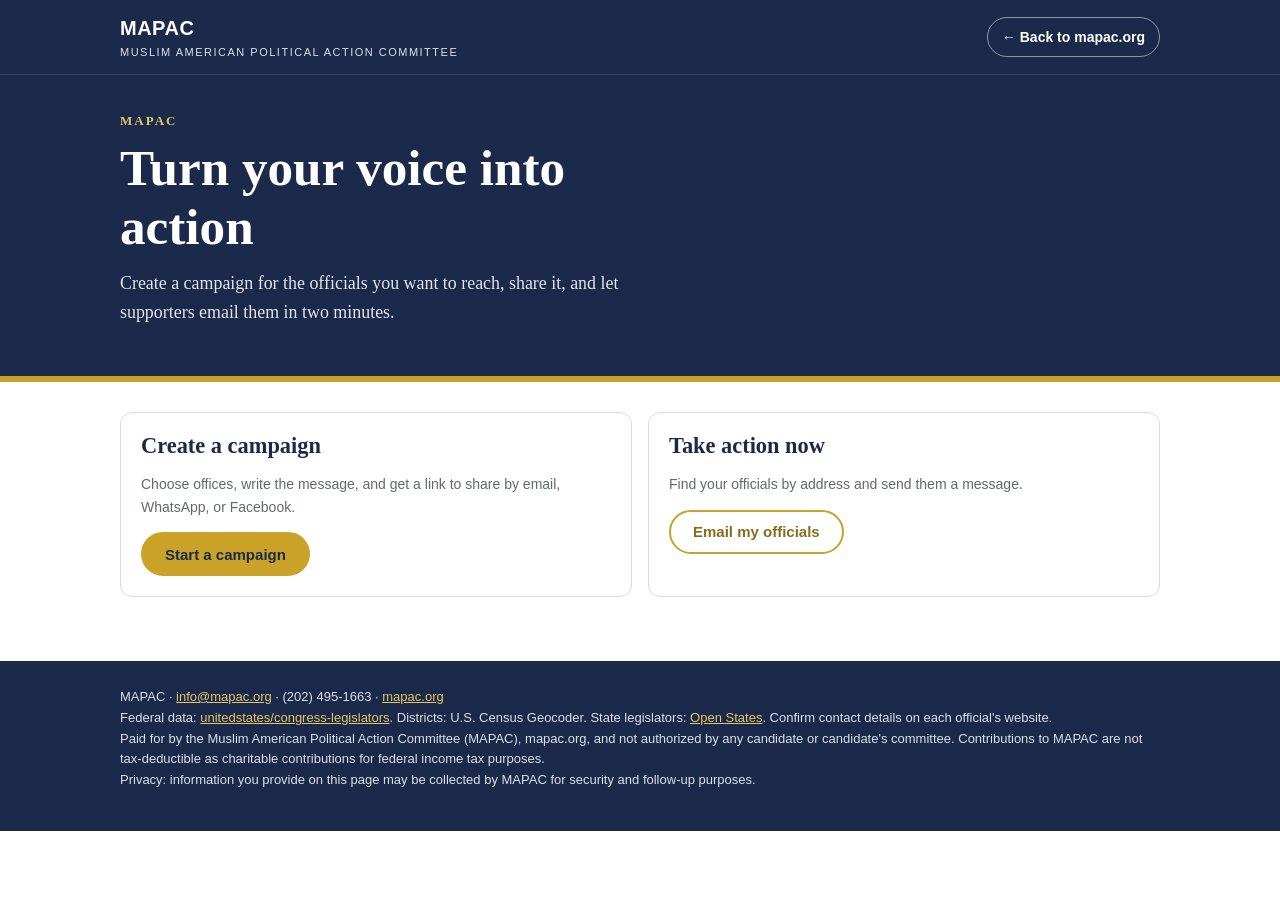
<file: action.html>
<!DOCTYPE html>
<html lang="en">
<head>
<script async src="https://www.googletagmanager.com/gtm.js?id=GTM-NFV8NB7T"></script>
<script>
  window.dataLayer = window.dataLayer || [];
  function gtag(){dataLayer.push(arguments);}
  gtag('js', new Date());
</script>
<meta charset="utf-8">
<meta name="viewport" content="width=device-width, initial-scale=1">
<title>Take Action | MAPAC</title>
<meta name="description" content="Find your elected officials and email them in two minutes. A MAPAC action tool.">
<meta property="og:title" content="Take action with MAPAC">
<meta property="og:description" content="Find your elected officials and email them in two minutes.">
<link rel="icon" href="data:image/svg+xml,%3Csvg xmlns=%27http://www.w3.org/2000/svg%27 viewBox=%270 0 100 100%27%3E%3Crect width=%27100%27 height=%27100%27 rx=%2722%27 fill=%27%231b2a4a%27/%3E%3Ctext x=%2750%27 y=%2770%27 font-size=%2762%27 font-family=%27Georgia%27 font-weight=%27700%27 text-anchor=%27middle%27 fill=%27%23c9a227%27%3EM%3C/text%3E%3C/svg%3E">
<style>
:root{--bg:#ffffff;--surface:#ffffff;--ink:#333333;--muted:#5f6b6b;--navy:#1b2a4a;--navy2:#2a3f66;--gold:#c9a227;--goldtext:#8a6d1b;--line:#dcdcdc;--err:#a3281d;--ok:#1f6f4a}
*{box-sizing:border-box}
html{scroll-behavior:smooth}
body{margin:0;background:var(--bg);color:var(--ink);font:17px/1.6 Georgia,"Times New Roman",serif}
h1,h2,h3,legend{font-family:Georgia,"Times New Roman",serif;line-height:1.15;margin:0;color:var(--navy)}
a{color:var(--navy)}a:hover{color:var(--goldtext)}
.ui,label,button,.btn,.kicker,.steps,.note,.status,.meta,input,select,textarea,footer,.sitebar{font-family:Arial,Helvetica,sans-serif}
.wrap{max-width:1080px;margin:0 auto;padding:0 20px}
.sitebar{background:var(--navy);color:#fff;border-bottom:1px solid var(--navy2)}
.sitebar .wrap{display:flex;align-items:center;justify-content:space-between;gap:12px;flex-wrap:wrap;padding-top:12px;padding-bottom:12px}
.sitebar .brand{font-weight:700;font-size:20px;letter-spacing:.5px;color:#fff;text-decoration:none}
.sitebar .brand small{display:block;font-size:11px;font-weight:400;letter-spacing:1.5px;text-transform:uppercase;color:rgba(255,255,255,.85)}
.sitebar a.back{color:#fff;text-decoration:none;font-weight:700;font-size:14px;padding:8px 14px;border-radius:999px;border:1px solid rgba(255,255,255,.5)}
.sitebar a.back:hover{background:var(--gold);color:var(--navy);border-color:var(--gold)}
.hero{background:var(--navy);color:#fff;padding:36px 0 28px;border-bottom:6px solid var(--gold)}
.hero .org{font-size:13px;font-weight:700;letter-spacing:2px;text-transform:uppercase;color:#e6c566;margin-bottom:8px}
.hero h1{color:#fff;font-size:clamp(2rem,6vw,3.2rem);font-weight:700;max-width:20ch}
.hero p{max-width:60ch;color:rgba(255,255,255,.88);font-size:1.12rem;margin:12px 0 0}
.steps{display:flex;gap:6px;list-style:none;padding:0;margin:22px 0 0;counter-reset:s}
.steps li{flex:1;border-top:4px solid rgba(255,255,255,.3);padding-top:6px;font-size:13px;color:rgba(255,255,255,.8);counter-increment:s}
.steps li::before{content:counter(s) ". "}
.steps li.on{border-color:var(--gold);color:#fff;font-weight:700}
.steps li.done{border-color:#fff}
.step{padding:30px 0 44px}
.step h2{font-size:1.9rem;margin-bottom:8px}
.lead{color:var(--muted);margin:0 0 18px;max-width:70ch}
.panel{background:var(--surface);border:1px solid var(--line);border-radius:12px;padding:20px;margin:0 0 14px}
fieldset.panel{min-width:0}
legend{font-weight:700;font-size:1.1rem;padding:0 6px}
label{display:block;font-weight:700;font-size:14px;margin:0 0 4px;color:var(--ink)}
.chk{display:flex;gap:10px;align-items:center;font-weight:400;font-size:16px;padding:7px 0}
input,textarea,select{width:100%;font-size:16px;color:#222;background:#fff;border:1px solid #b9c0c6;border-radius:8px;padding:11px 12px}
textarea{min-height:210px;resize:vertical;font-family:Georgia,serif;line-height:1.5}
input[type=checkbox]{width:22px;height:22px;flex:none;accent-color:var(--navy)}
:focus-visible{outline:3px solid var(--gold);outline-offset:2px}
.hero :focus-visible,.sitebar :focus-visible{outline-color:#fff}
.row{display:flex;gap:12px;flex-wrap:wrap}.row>*{flex:1 1 220px}
.field{margin-bottom:14px}
button,.btn{font-weight:700;font-size:15px;cursor:pointer;border:2px solid var(--gold);background:var(--gold);color:var(--navy);border-radius:999px;padding:11px 22px;text-decoration:none;display:inline-block;min-height:44px}
button:hover,.btn:hover{background:#a8851f;border-color:#a8851f;color:#fff}
button.ghost,.btn.ghost{background:transparent;color:var(--goldtext);border-color:var(--gold)}
button.ghost:hover,.btn.ghost:hover{background:var(--gold);color:var(--navy)}
button.chip.on{background:var(--navy);color:#fff;border-color:var(--navy)}
button.link{border:0;background:none;color:var(--navy);padding:6px 0;text-decoration:underline;min-height:0;font-weight:700}
button.link:hover{background:none;color:var(--goldtext)}
button:disabled{opacity:.55;cursor:wait}
.actions{display:flex;gap:10px;flex-wrap:wrap;margin-top:12px}
.nav{display:flex;gap:10px;flex-wrap:wrap;margin-top:20px}
.status{color:var(--muted);margin:10px 0 0;font-size:15px}.status.err{color:var(--err);font-weight:700}
.note{font-size:14px;color:var(--muted)}
.message-preview{white-space:pre-wrap}
.off{border-left:6px solid var(--navy)}
.off h3{font-size:1.15rem}
.meta{color:var(--muted);margin:2px 0 8px;font-size:14px}
.big{display:grid;gap:16px;grid-template-columns:repeat(auto-fit,minmax(260px,1fr))}
.big .panel{margin:0}
.big h3{font-size:1.4rem;margin-bottom:8px}
.toast{position:fixed;left:50%;bottom:20px;transform:translateX(-50%);background:var(--navy);color:#fff;padding:12px 18px;border-radius:999px;font-family:Arial,sans-serif;font-size:14px;opacity:0;pointer-events:none}
.toast.show{opacity:1}
footer{background:var(--navy);color:rgba(255,255,255,.85);padding:26px 0 40px;font-size:13px;margin-top:20px}
footer a{color:#e6c566}
[hidden]{display:none!important}
@media (prefers-reduced-motion:reduce){html{scroll-behavior:auto}}
@media(max-width:760px){.steps li{font-size:12px}.hero{padding:28px 0 22px}}
</style>
</head>
<body>
<div class="sitebar"><div class="wrap">
  <a class="brand" href="https://mapac.org">MAPAC<small>Muslim American Political Action Committee</small></a>
  <a class="back" href="https://mapac.org">&larr; Back to mapac.org</a>
</div></div>
<header class="hero"><div class="wrap">
  <div class="org" id="orgName">MAPAC</div>
  <h1 id="h1">Turn your voice into action</h1>
  <p id="heroP">Create a campaign for the officials you want to reach, share it, and let supporters email them in two minutes.</p>
  <ol class="steps" id="steps" aria-label="Progress"></ol>
</div></header>

<main class="wrap">

<!-- LANDING -->
<section class="step" id="landing">
  <div class="big">
    <div class="panel"><h3>Create a campaign</h3><p class="note">Choose offices, write the message, and get a link to share by email, WhatsApp, or Facebook.</p><button id="goBuild">Start a campaign</button></div>
    <div class="panel"><h3>Take action now</h3><p class="note">Find your officials by address and send them a message.</p><button class="ghost" id="goAct">Email my officials</button></div>
  </div>
</section>

<!-- ORGANIZER 1: offices -->
<section class="step" id="b1" hidden>
  <h2>Who is this campaign for?</h2>
  <p class="lead">Pick every office you want supporters to email. Each office gets its own message.</p>
  <div id="officeGroups"></div>
  <p class="status err" id="b1err" role="alert"></p>
  <div class="nav"><button id="b1next">Next: write messages</button><button class="ghost" data-go="landing">Back</button></div>
</section>

<!-- ORGANIZER 2: messages -->
<section class="step" id="b2" hidden>
  <h2>Write the message for each office</h2>
  <p class="lead">Start from a thank-you or an ask, then fill in the [brackets]. Supporters can still edit before sending.</p>
  <div class="panel">
    <div class="row">
      <div class="field"><label for="cName">Campaign title</label><input id="cName" placeholder="Thank our community leaders"></div>
      <div class="field"><label for="cSubject">Email subject</label><input id="cSubject" placeholder="Thank you for your service"></div>
    </div>
    <div class="actions" style="margin:0">
      <button class="ghost" type="button" data-all="thanks">Fill all: thank-you</button>
      <button class="ghost" type="button" data-all="ask">Fill all: ask for support</button>
    </div>
    <p class="note">Placeholders: {title} {last} {office} are the official; {name} {city} are the sender.</p>
  </div>
  <div class="panel">
    <label>Message helper — pick a topic, then Enhance fills the [brackets]</label>
    <div class="actions">
      <button type="button" class="ghost chip" data-topic="gaza">End military aid / Gaza</button>
      <button type="button" class="ghost chip" data-topic="icc">Protect the ICC</button>
      <button type="button" class="ghost chip" data-topic="boycott">Right to boycott</button>
      <button type="button" class="ghost chip" data-topic="ceasefire">Ceasefire</button>
      <button type="button" class="ghost chip" data-topic="aid">Humanitarian aid</button>
      <button type="button" data-enhance="b2">Enhance all messages</button>
    </div>
    <p class="note">Built-in suggestions — no account or AI service needed. You can still edit every word before sharing the link.</p>
  </div>
  <div id="msgList"></div>
  <div class="nav"><button id="b2next">Next: get share link</button><button class="ghost" data-go="b1">Back</button></div>
</section>

<!-- ORGANIZER 3: share -->
<section class="step" id="b3" hidden>
  <h2>Share your campaign</h2>
  <p class="lead">Anyone with this link sees your offices and messages. Nothing is stored on a server.</p>
  <div class="panel">
    <label for="shareLink">Campaign link</label>
    <input id="shareLink" readonly>
    <p class="status" id="linkNote"></p>
    <div class="actions">
      <button data-ch="copy">Copy link</button>
      <button class="ghost" data-ch="native" id="nativeBtn" hidden>Share…</button>
      <button class="ghost" data-ch="whatsapp">WhatsApp</button>
      <button class="ghost" data-ch="facebook">Facebook</button>
      <button class="ghost" data-ch="x">X</button>
      <button class="ghost" data-ch="email">Email</button>
      <a class="btn ghost" id="previewLink" target="_blank" rel="noopener">Preview as supporter</a>
    </div>
  </div>
  <div class="nav"><button class="ghost" data-go="b2">Back</button></div>
</section>

<!-- SUPPORTER 1: address -->
<section class="step" id="a1" hidden>
  <h2>Find your officials</h2>
  <p class="lead" id="a1lead">Enter your home address. We use it to find your districts and officials. Elected officials only respond to their own constituents.</p>
  <form class="panel" id="addrForm">
    <div class="row">
      <div class="field"><label for="sFirst">First name</label><input id="sFirst" autocomplete="given-name" required></div>
      <div class="field"><label for="sLast">Last name</label><input id="sLast" autocomplete="family-name" required></div>
      <div class="field"><label for="sMiddle">Middle initial</label><input id="sMiddle" autocomplete="additional-name" maxlength="1"></div>
    </div>
    <div class="row">
      <div class="field"><label for="sEmail">Your email</label><input id="sEmail" type="email" autocomplete="email" required></div>
      <div class="field"><label for="sPhone">Phone (optional)</label><input id="sPhone" type="tel" autocomplete="tel"></div>
    </div>
    <div class="row">
      <div class="field"><label for="sStreet">Street address</label><input id="sStreet" autocomplete="address-line1" required></div>
      <div class="field"><label for="sZip">ZIP code</label><input id="sZip" autocomplete="postal-code" inputmode="numeric" pattern="[0-9]{5}" maxlength="5" placeholder="5-digit ZIP" required></div>
    </div>
    <div class="row">
      <div class="field"><label for="sCity">City</label><input id="sCity" autocomplete="address-level2" required readonly></div>
      <div class="field"><label for="sState">State</label><input id="sState" autocomplete="address-level1" required readonly></div>
    </div>
    <p class="note" id="zipStatus" role="status" aria-live="polite"></p>
    <label class="chk"><input type="checkbox" id="incAddr" checked> Include my street address in the message so officials can verify I live in their district</label>
    <button type="submit" id="findBtn">Find my officials</button>
    <p class="status" id="a1status" role="status" aria-live="polite"></p>
    <p class="note">Privacy: information you provide on this page may be collected by MAPAC for security and follow-up purposes.</p>
    <div class="panel message-preview" id="messagePreview" hidden>
      <h3>Your message preview</h3>
      <div id="messagePreviewText"></div>
    </div>
  </form>
  <div class="nav"><button class="ghost" data-go="landing" id="a1back">Back</button></div>
</section>

<!-- SUPPORTER 2: officials -->
<section class="step" id="a2" hidden>
  <h2>Your officials</h2>
  <p class="lead">Uncheck anyone you do not want to contact. Some officials only accept messages through a web form.</p>
  <div id="offList"></div>
  <p class="status err" id="a2err" role="alert"></p>
  <div class="nav"><button id="a2next">Next: edit message</button><button class="ghost" data-go="a1">Back</button></div>
</section>

<!-- SUPPORTER 3: drafts -->
<section class="step" id="a3" hidden>
  <h2>Review and edit your message</h2>
  <p class="lead">Add a personal story: it is the most effective thing you can do. Your name and contact details are added below each message.</p>
  <div class="panel"><label for="aSubject">Subject</label><input id="aSubject"></div>
  <div class="panel">
    <label>Message helper — pick a topic, then Enhance fills the [brackets]</label>
    <div class="actions">
      <button type="button" class="ghost chip" data-topic="gaza">End military aid / Gaza</button>
      <button type="button" class="ghost chip" data-topic="icc">Protect the ICC</button>
      <button type="button" class="ghost chip" data-topic="boycott">Right to boycott</button>
      <button type="button" class="ghost chip" data-topic="ceasefire">Ceasefire</button>
      <button type="button" class="ghost chip" data-topic="aid">Humanitarian aid</button>
      <button type="button" data-enhance="a3">Enhance all drafts</button>
    </div>
    <p class="note">Built-in suggestions — no account or AI service needed.</p>
  </div>
  <div id="draftList"></div>
  <div class="nav"><button id="a3next">Next: send</button><button class="ghost" data-go="a2">Back</button></div>
</section>

<!-- SUPPORTER 4: send -->
<section class="step" id="a4" hidden>
  <h2>Send your message</h2>
  <p class="lead">Each button opens your own email app with the message ready. Press Send there.</p>
  <div class="panel">
    <label class="chk"><input type="checkbox" id="consent" checked> Send MAPAC a copy, including my name and contact details, so they can count and follow up on this action</label>
  </div>
  <div id="sendList"></div>
  <div class="panel" id="thanks" hidden><h3>Thank you for taking action</h3><p class="note" style="margin-bottom:0">Now invite friends so more voices reach your officials.</p><div class="actions"><button id="shareAfter">Share this campaign</button></div></div>
  <div class="nav"><button class="ghost" data-go="a3">Back</button></div>
</section>
</main>

<footer><div class="wrap">
  MAPAC &middot; <a href="mailto:info@mapac.org">info@mapac.org</a> &middot; (202) 495-1663 &middot; <a href="https://mapac.org">mapac.org</a><br>
  Federal data: <a href="https://github.com/unitedstates/congress-legislators" target="_blank" rel="noopener">unitedstates/congress-legislators</a>. Districts: U.S. Census Geocoder. State legislators: <a href="https://openstates.org" target="_blank" rel="noopener">Open States</a>. Confirm contact details on each official's website.<br>
  <span id="legalLine"></span><br>
  Privacy: information you provide on this page may be collected by MAPAC for security and follow-up purposes.
</div></footer>
<div class="toast" id="toast" role="status"></div>

<script>
/* ================= EDIT THESE SETTINGS ================= */
const CONFIG = {
  orgName: "MAPAC",
  mapacEmail: "info@mapac.org",   // inbox that receives a copy of each message
  siteUrl: "",             // Public address of this page, e.g. "https://mapac.org/action.html". "" = current address
  legalLine: "Paid for by the Muslim American Political Action Committee (MAPAC), mapac.org, and not authorized by any candidate or candidate's committee. Contributions to MAPAC are not tax-deductible as charitable contributions for federal income tax purposes.",            // Paste your FEC / "Paid for by" disclaimer and privacy policy link text here (HTML allowed)
  openStatesKey: "",       // Free key at openstates.org/accounts/signup (lists state legislators with emails)
  trackUrl: "https://script.google.com/macros/s/AKfycbwTAMxJMRU3GKe91nEEy1pwz1m5RXwzCNxKHVDgZRD4b-A-JLT3T8cQY2jOO0w0tQB0hA/exec",            // Google Apps Script URL (see apps-script.gs) to log actions and supporters
  // Executive and local officials (no free national database exists). Add rows for your area:
  // office must match an id below: governor, ltgov, ag, sos, treasurer, auditor, mayor, council, countyexec, countycomm, school, sheriff, da
  // place / county are optional and match the supporter's city or county (e.g. "Boston", "Suffolk").
  directory: [
    {office:"governor", name:"Abigail Spanberger", state:"VA", email:"", url:"https://www.governor.virginia.gov/"},
    {office:"ltgov", name:"Ghazala Hashmi", state:"VA", email:"", url:"https://www.ltgov.virginia.gov/connect-with-us/constituent-concerns/"},
    {office:"ag", name:"Jay Jones", state:"VA", email:"mailoag@oag.state.va.us", url:"https://www.oag.state.va.us/", phone:"(804) 786-2071"},
    {office:"countycomm", name:"Deshundra Jefferson", state:"VA", county:"Prince William", email:"chair@pwcgov.org", url:"https://www.pwcva.gov/department/board-county-supervisors/chair-large-deshundra-jefferson", phone:"(703) 792-4640"},
    {office:"school", name:"Babur B. Lateef", state:"VA", county:"Prince William", email:"blateef@pwcs.edu", url:"https://www.pwcs.edu/about/school_board/index"},
    {office:"sheriff", name:"Glen Hill", state:"VA", county:"Prince William", email:"", url:"https://www.pwcva.gov/department/sheriffs-office", phone:"(703) 792-6070"},
    {office:"da", name:"Amy Ashworth", state:"VA", county:"Prince William", email:"cwoffice@pwcgov.org", url:"https://www.pwcva.gov/department/commonwealth-attorney/about", phone:"(703) 792-6050"},
  ],
  // President and Vice President are reached through the White House contact page (verify the address).
  national: { president:"https://www.whitehouse.gov/contact/", vp:"https://www.whitehouse.gov/contact/" },
  // Campaign used by "Take action now" on the home screen
  defaultCampaign: { n:"Contact your elected officials", s:"A message from a constituent", o:["senator","representative","governor","mayor"], m:{} }
};
/* ======================================================= */

const OFFICES = [
 ["president","Federal executive","President","President"],["vp","Federal executive","Vice President","Vice President"],
 ["senator","Congress","U.S. Senator","Senator"],["representative","Congress","U.S. Representative","Representative"],
 ["governor","State executive","Governor","Governor"],["ltgov","State executive","Lieutenant Governor","Lieutenant Governor"],
 ["ag","State executive","Attorney General","Attorney General"],["sos","State executive","Secretary of State","Secretary"],
 ["treasurer","State executive","State Treasurer","Treasurer"],["auditor","State executive","State Auditor","Auditor"],
 ["stsenate","State legislature","State Senator","Senator"],["strep","State legislature","State Representative","Representative"],
 ["mayor","Local","Mayor","Mayor"],["council","Local","City or Town Council Member","Councilmember"],
 ["countyexec","Local","County Executive","County Executive"],["countycomm","Local","County Commissioner","Commissioner"],
 ["school","Local","School Board Member","Board Member"],["sheriff","Local","Sheriff","Sheriff"],["da","Local","District Attorney","District Attorney"]
].map(([id,g,t,s])=>({id,g,t,s}));
const OF = Object.fromEntries(OFFICES.map(o=>[o.id,o]));

const PRESETS = {
 thanks:`Dear {title} {last},\n\nMy name is {name} and I live in {city}. I am writing to thank you for your service as {office}.\n\n[Name one thing they did that you appreciate.]\n\nPeople in our community notice and are grateful. Please keep standing up for us.\n\nSincerely,\n{name}`,
 ask:`Dear {title} {last},\n\nMy name is {name} and I live in {city}. As your constituent, I am writing about [issue].\n\n[Explain why it matters and how it affects people here.]\n\nI respectfully ask you to [specific action]. Please let me know where you stand.\n\nThank you for your service.\n\nSincerely,\n{name}`
};
const preset = (k,id) => PRESETS[k].replaceAll("{office}", OF[id].t);

/* ---------- Message helper: topic suggestions + enhance (built-in, no AI service) ---------- */
const TOPICS = {
 gaza:{label:"End military aid / Gaza", issue:"the war in Gaza and the ongoing killing of civilians", why:"Families in Gaza are being killed, starved, and displaced while U.S. weapons keep flowing.", ask:"support an arms embargo and an end to U.S. military aid that fuels the war in Gaza"},
 icc:{label:"Protect the ICC", issue:"efforts in Congress to sanction the International Criminal Court and anyone who works with it", why:"Sanctioning the Court would shield war crimes from accountability and deny victims any path to justice.", ask:"oppose sanctions on the International Criminal Court and defend international justice"},
 boycott:{label:"Right to boycott", issue:"bills that punish Americans for boycotting Israel", why:"Boycotts are a peaceful, lawful form of protest protected by the First Amendment.", ask:"defend the First Amendment right to boycott"},
 ceasefire:{label:"Ceasefire", issue:"the urgent need for a ceasefire and humanitarian access in Gaza", why:"Every day without a ceasefire means more civilian deaths and more suffering.", ask:"call publicly for an immediate ceasefire and full humanitarian access"},
 aid:{label:"Humanitarian aid", issue:"the blockade of food, water, and medicine reaching civilians in Gaza", why:"Civilians, including children, are going without food and medicine because aid is blocked.", ask:"push to lift the blockade and restore full humanitarian aid"}
};
let activeTopic = "gaza";
function enhanceText(v, key){
  const t = TOPICS[key || activeTopic] || TOPICS.gaza;
  v = String(v || "")
    .replace("[issue]", t.issue)
    .replace("[specific action]", t.ask)
    .replace("[Explain why it matters and how it affects people here.]", t.why)
    .replace("[Name one thing they did that you appreciate.]", "I appreciate your willingness to listen to constituents on this issue.")
    .replace(/\[[^\]]*\]/g, t.issue);
  v = v.replace(/\n{3,}/g, "\n\n").trim();
  if(!/sincerely/i.test(v)) v += "\n\nThank you for your service.\n\nSincerely,\n{name}";
  return v;
}

const $ = id => document.getElementById(id);
const esc = s => String(s ?? "").replace(/[&<>"']/g,c=>({"&":"&amp;","<":"&lt;",">":"&gt;",'"':"&quot;","'":"&#39;"}[c]));
const titleCase = s => (s||"").toLowerCase().replace(/\b\w/g,c=>c.toUpperCase());
function toast(m){const t=$("toast");t.textContent=m;t.classList.add("show");setTimeout(()=>t.classList.remove("show"),2400);}
async function copy(text,msg){
  try{await navigator.clipboard.writeText(text);}catch(e){const t=document.createElement("textarea");t.value=text;document.body.appendChild(t);t.select();document.execCommand("copy");t.remove();}
  toast(msg||"Copied");
}

/* ---------- Tracking (anonymous counts; supporter details only with consent) ---------- */
const DNT = navigator.doNotTrack === "1";
function post(event, data, force){
  if(!CONFIG.trackUrl || (DNT && !force)) return;
  const body = JSON.stringify(Object.assign({event,t:new Date().toISOString()},data||{}));
  try{ if(!(navigator.sendBeacon && navigator.sendBeacon(CONFIG.trackUrl,body))) fetch(CONFIG.trackUrl,{method:"POST",mode:"no-cors",body}); }catch(e){}
}

/* ---------- Link encoding (campaign lives in the URL, no server needed) ---------- */
const b64 = u => { let s=""; u.forEach(c=>s+=String.fromCharCode(c)); return btoa(s).replace(/\+/g,"-").replace(/\//g,"_").replace(/=+$/,""); };
const unb64 = s => Uint8Array.from(atob(s.replace(/-/g,"+").replace(/_/g,"/")),c=>c.charCodeAt(0));
async function enc(o){
  const raw=new TextEncoder().encode(JSON.stringify(o));
  if(window.CompressionStream){
    const z=new Uint8Array(await new Response(new Blob([raw]).stream().pipeThrough(new CompressionStream("deflate-raw"))).arrayBuffer());
    return "z"+b64(z);
  }
  return "p"+b64(raw);
}
async function dec(k){
  let u=unb64(k.slice(1));
  if(k[0]==="z") u=new Uint8Array(await new Response(new Blob([u]).stream().pipeThrough(new DecompressionStream("deflate-raw"))).arrayBuffer());
  return JSON.parse(new TextDecoder().decode(u));
}

/* ---------- Wizard navigation ---------- */
const FLOWS = { build:{ids:["b1","b2","b3"],labels:["Choose offices","Write messages","Share"]},
                act:{ids:["a1","a2","a3","a4"],labels:["Your address","Your officials","Your message","Send"]} };
let camp = null, S = {items:[]}, srcTag = "direct";
function go(id){
  document.querySelectorAll("section.step").forEach(s=>s.hidden = s.id!==id);
  const f = FLOWS.build.ids.includes(id)?FLOWS.build : FLOWS.act.ids.includes(id)?FLOWS.act : null;
  const st=$("steps");
  if(!f){ st.innerHTML=""; }
  else { const i=f.ids.indexOf(id); st.innerHTML=f.labels.map((l,n)=>`<li class="${n<i?"done":n===i?"on":""}" ${n===i?'aria-current="step"':""}>${l}</li>`).join(""); }
  window.scrollTo({top:0,behavior:"smooth"});
}
document.addEventListener("click",e=>{ const b=e.target.closest("[data-go]"); if(b) go(b.dataset.go); });
document.addEventListener("click",e=>{
  const tp=e.target.closest("[data-topic]");
  if(tp){ activeTopic=tp.dataset.topic; document.querySelectorAll("[data-topic]").forEach(b=>b.classList.toggle("on", b.dataset.topic===activeTopic)); toast("Topic: "+TOPICS[activeTopic].label); return; }
  const en=e.target.closest("[data-enhance]");
  if(en){
    const scope=en.dataset.enhance;
    const tas = scope==="b2" ? [...document.querySelectorAll("#msgList textarea")] : scope==="a3" ? [...document.querySelectorAll("#draftList textarea")] : [];
    tas.forEach(ta=>{ ta.value = enhanceText(ta.value); });
    if(scope==="a3") tas.forEach((ta,i)=>{ if(S.sel[i]) S.sel[i].msg = ta.value; });
    toast("Message enhanced — edit it to make it yours.");
  }
});

/* ========== ORGANIZER STEP 1: choose offices ========== */
(function(){
  const g={}; OFFICES.forEach(o=>(g[o.g]=g[o.g]||[]).push(o));
  $("officeGroups").innerHTML=Object.entries(g).map(([n,l])=>`<fieldset class="panel"><legend>${n}</legend>${l.map(o=>`<label class="chk"><input type="checkbox" name="off" value="${o.id}"> ${esc(o.t)}</label>`).join("")}<button type="button" class="link" data-sel>Select all</button></fieldset>`).join("");
})();
$("officeGroups").addEventListener("click",e=>{
  if(e.target.matches("[data-sel]")) e.target.closest("fieldset").querySelectorAll("input").forEach(i=>i.checked=true);
});
$("goBuild").onclick=()=>go("b1");
$("b1next").onclick=()=>{
  const ids=[...document.querySelectorAll("input[name=off]:checked")].map(i=>i.value);
  $("b1err").textContent=ids.length?"":"Select at least one office.";
  if(!ids.length) return;
  const keep=(camp&&camp.m)||{};
  camp={n:$("cName").value,s:$("cSubject").value,o:ids,m:keep};
  $("msgList").innerHTML=ids.map(id=>`<div class="panel"><label for="m_${id}">${esc(OF[id].t)}</label><textarea id="m_${id}">${esc(keep[id]||preset("ask",id))}</textarea><div class="actions"><button type="button" class="ghost" data-p="thanks" data-id="${id}">Use thank-you</button><button type="button" class="ghost" data-p="ask" data-id="${id}">Use ask for support</button></div></div>`).join("");
  go("b2");
};

/* ========== ORGANIZER STEP 2: messages ========== */
$("b2").addEventListener("click",e=>{
  const p=e.target.closest("[data-p]"), a=e.target.closest("[data-all]");
  if(p) $("m_"+p.dataset.id).value=preset(p.dataset.p,p.dataset.id);
  if(a) camp.o.forEach(id=>$("m_"+id).value=preset(a.dataset.all,id));
});
$("b2next").onclick=async()=>{
  camp.n=$("cName").value.trim()||"Contact your elected officials";
  camp.s=$("cSubject").value.trim()||"A message from a constituent";
  camp.m={}; camp.o.forEach(id=>camp.m[id]=$("m_"+id).value);
  const k=await enc(camp);
  S.k=k; $("shareLink").value=link("share");
  const n=$("shareLink").value.length;
  $("linkNote").textContent=n>6000?"This link is long and may not open in some apps. Shorten the messages or choose fewer offices.":"";
  $("linkNote").className="status"+(n>6000?" err":"");
  $("previewLink").href=link("preview");
  $("nativeBtn").hidden=!navigator.share;
  post("campaign_created",{offices:camp.o.join(",")});
  go("b3");
};
function link(src){
  const base=CONFIG.siteUrl||(location.origin+location.pathname);
  return base+"?k="+S.k+"&src="+src;
}
function shareTo(ch){
  const url=link(ch), text=(camp?camp.n:"Take action")+" — it takes two minutes:";
  post("share",{channel:ch});
  if(ch==="copy") return copy(url,"Link copied");
  if(ch==="native") return navigator.share({title:camp.n,text,url}).catch(()=>{});
  if(ch==="email") return location.href="mailto:?subject="+encodeURIComponent(camp.n)+"&body="+encodeURIComponent(text+"\n\n"+url);
  window.open({
    whatsapp:"https://wa.me/?text="+encodeURIComponent(text+" "+url),
    facebook:"https://www.facebook.com/sharer/sharer.php?u="+encodeURIComponent(url),
    x:"https://twitter.com/intent/tweet?text="+encodeURIComponent(text)+"&url="+encodeURIComponent(url)
  }[ch],"_blank","noopener");
}
$("b3").addEventListener("click",e=>{const b=e.target.closest("[data-ch]"); if(b) shareTo(b.dataset.ch);});
$("shareAfter").onclick=()=>shareTo(navigator.share?"native":"copy");

/* ========== SUPPORTER STEP 1: address lookup ========== */
function jsonp(url){
  return new Promise((res,rej)=>{
    const cb="cb"+Math.random().toString(36).slice(2), s=document.createElement("script");
    const t=setTimeout(()=>{x();rej(new Error("timeout"))},15000);
    function x(){clearTimeout(t);delete window[cb];s.remove();}
    window[cb]=d=>{x();res(d)}; s.onerror=()=>{x();rej(new Error("network"))};
    s.src=url+"&format=jsonp&callback="+cb; document.head.appendChild(s);
  });
}
function addressFromForm(){
  return [$("sStreet").value.trim(),$("sCity").value.trim()+", "+$("sState").value.trim()+" "+$("sZip").value.trim()].join(", ");
}
function supporterName(){
  const middle=$("sMiddle").value.trim();
  return [$("sFirst").value.trim(),middle?middle.replace(/\.$/,"")+".":"",$("sLast").value.trim()].filter(Boolean).join(" ");
}
function previewText(template,officeId){
  const office=OF[officeId].t;
  return template.replaceAll("{title} {last}",office).replaceAll("{title}",office).replaceAll("{last}","")
    .replaceAll("{office}",office).replaceAll("{name}",supporterName()).replaceAll("{city}",$("sCity").value.trim())
    .replace(/ {2,}/g," ").replace(/Dear\s+,/g,"Dear "+office+",");
}
function updateMessagePreview(){
  const preview=$("messagePreview");
  if(!camp || !camp.o || !camp.o.length || !$("addrForm").checkValidity()){
    preview.hidden=true;
    return;
  }
  $("messagePreviewText").innerHTML=camp.o.map(id=>`<div><strong>${esc(OF[id].t)}</strong><p>${esc(previewText(camp.m[id]||preset("ask",id),id))}</p></div>`).join("");
  preview.hidden=false;
}
let zipRequest=0;
async function lookupZip(zip){
  const request=++zipRequest, city=$("sCity"), state=$("sState"), status=$("zipStatus");
  city.value=""; state.value=""; status.textContent="";
  if(!/^\d{5}$/.test(zip)){
    updateMessagePreview();
    return;
  }
  status.textContent="Looking up city and state…";
  try{
    const response=await fetch("https://api.zippopotam.us/us/"+encodeURIComponent(zip));
    if(!response.ok) throw new Error("zip");
    const data=await response.json(), place=data.places&&data.places[0];
    if(request!==zipRequest || $("sZip").value!==zip) return;
    if(!place || !place["place name"] || !place["state abbreviation"]) throw new Error("zip");
    city.value=place["place name"]; state.value=place["state abbreviation"];
    status.textContent="City and state filled in.";
  }catch(error){
    if(request!==zipRequest) return;
    status.textContent="We couldn't find that ZIP code. Check it and try again.";
  }
  updateMessagePreview();
}
$("sZip").addEventListener("input",()=>lookupZip($("sZip").value.trim()));
$("addrForm").addEventListener("input",updateMessagePreview);
async function geocode(addr){
  const d=await jsonp("https://geocoding.geo.census.gov/geocoder/geographies/onelineaddress?benchmark=Public_AR_Current&vintage=Current_Current&layers=all&address="+encodeURIComponent(addr));
  const m=d?.result?.addressMatches?.[0]; if(!m) throw new Error("nomatch");
  const g=m.geographies||{}, f=re=>{const k=Object.keys(g).find(k=>re.test(k));return k?g[k][0]:null;};
  return { state:m.addressComponents.state, city:titleCase(m.addressComponents.city), lat:m.coordinates.y, lng:m.coordinates.x,
    cd:f(/Congressional Districts/), place:(f(/Incorporated Places/)?.NAME||"").toLowerCase(), county:(f(/^Counties/)?.NAME||"").toLowerCase() };
}
let legCache=null;
async function legislators(){
  if(legCache) return legCache;
  const r=await fetch("https://unitedstates.github.io/congress-legislators/legislators-current.json");
  if(!r.ok) throw new Error("legislators"); return legCache=await r.json();
}

/* ========== SUPPORTER STEP 2: pull officials & emails ========== */
const mk=(id,name,last,email,url,phone,detail,manual)=>({id,office:OF[id].t,sal:OF[id].s,name,last,email:email||"",url:url||"",phone:phone||"",detail:detail||"",manual:!!manual,on:true});
async function resolve(geo){
  const want=new Set(camp.o), out=[];
  for(const id of OFFICES.map(o=>o.id).filter(i=>want.has(i))){
    let found=[];
    if(id==="senator"||id==="representative"){
      const all=await legislators(); let d=geo.cd?parseInt(geo.cd.BASENAME||"0",10):0; if(!(d>=0)||d===98) d=0;
      for(const p of all){
        const t=p.terms.at(-1); if(t.state!==geo.state) continue;
        const sen=t.type==="sen"; if((sen?"senator":"representative")!==id) continue;
        if(!sen&&t.district!==d) continue;
        found.push(mk(id,p.name.official_full||(p.name.first+" "+p.name.last),p.name.last,"",t.contact_form||t.url,t.phone,sen?"U.S. Senate":"U.S. House, District "+(t.district||"At-large")));
      }
    } else if(id==="president"||id==="vp"){
      found.push(mk(id,id==="vp"?"The Vice President":"The President","",null,CONFIG.national[id],"","White House contact page"));
    } else if(id==="stsenate"||id==="strep"){
      if(CONFIG.openStatesKey){
        try{
          const r=await fetch(`https://v3.openstates.org/people.geo?lat=${geo.lat}&lng=${geo.lng}`,{headers:{"X-API-KEY":CONFIG.openStatesKey}});
          const d=await r.json();
          (d.results||[]).filter(p=>p.current_role?.org_classification===(id==="stsenate"?"upper":"lower")).forEach(p=>{
            found.push(mk(id,p.name,p.name.split(" ").pop(),p.email,p.openstates_url,"","District "+p.current_role.district+(p.party?" · "+p.party:"")));
          });
        }catch(e){}
      }
    } else {
      CONFIG.directory.filter(e=>e.office===id&&(!e.state||e.state===geo.state)&&(!e.place||geo.place.includes(e.place.toLowerCase()))&&(!e.county||geo.county.includes(e.county.toLowerCase())))
        .forEach(e=>found.push(mk(id,e.name,e.name.split(" ").pop(),e.email,e.url,e.phone,"")));
    }
    if(!found.length) found.push(mk(id,"(Add contact)","",null,null,null,"We could not pull this contact automatically.",true));
    out.push(...found);
  }
  return out;
}
$("addrForm").addEventListener("submit",async e=>{
  e.preventDefault();
  const btn=$("findBtn"), st=$("a1status"); btn.disabled=true; st.className="status"; st.textContent="Looking up your districts…";
  try{
    const address=addressFromForm(), geo=await geocode(address);
    Object.assign(S,{geo,name:supporterName(),email:$("sEmail").value.trim(),phone:$("sPhone").value.trim(),address,incAddr:$("incAddr").checked});
    st.textContent="Finding your officials…";
    S.items=await resolve(geo);
    post("lookup",{state:geo.state,campaign:camp.n,src:srcTag});
    renderOfficials(); go("a2"); st.textContent="";
  }catch(err){
    st.className="status err";
    st.textContent=err.message==="nomatch"?"We could not match that address. Include street, city, state, and ZIP.":"Lookup failed. Check your connection and try again.";
  }finally{btn.disabled=false;}
});
function contactLine(o){
  if(o.email) return "Email: "+esc(o.email);
  if(o.url) return "Contact form only (we will copy your message for you)";
  return "No contact found yet";
}
function renderOfficials(){
  $("offList").innerHTML=S.items.map((o,i)=>`<div class="panel off">
    <label class="chk" style="font-weight:600"><input type="checkbox" data-on="${i}" ${o.on?"checked":""}> <span><h3 style="display:inline">${esc(o.name)}</h3></span></label>
    <p class="meta">${esc(o.office)}${o.detail?" · "+esc(o.detail):""}<br>${contactLine(o)}</p>
    ${o.manual?`<div class="field"><label for="me${i}n">Official's name (optional)</label><input id="me${i}n" data-mn="${i}"></div><div class="field"><label for="me${i}">Official's email</label><input id="me${i}" type="email" data-me="${i}" placeholder="name@example.gov"></div><a href="https://www.google.com/search?q=${encodeURIComponent(o.office+" "+S.geo.city+" "+S.geo.state+" contact email")}" target="_blank" rel="noopener">Search for contact details</a>`:""}
  </div>`).join("");
}
$("offList").addEventListener("input",e=>{
  const t=e.target, i=t.dataset.on??t.dataset.me??t.dataset.mn;
  if(t.dataset.on!==undefined) S.items[i].on=t.checked;
  if(t.dataset.me!==undefined) S.items[i].email=t.value.trim();
  if(t.dataset.mn!==undefined){ const n=t.value.trim(); S.items[i].name=n||"(Add contact)"; S.items[i].last=n.split(" ").pop(); }
});
$("a2next").onclick=()=>{
  S.sel=S.items.filter(o=>o.on);
  $("a2err").textContent=S.sel.length?"":"Select at least one official.";
  if(!S.sel.length) return;
  $("aSubject").value=camp.s;
  S.sel.forEach(o=>o.msg=fill(camp.m[o.id]||preset("ask",o.id),o));
  $("draftList").innerHTML=S.sel.map((o,i)=>`<div class="panel"><label for="d${i}">To: ${esc(o.name)} (${esc(o.office)})</label><textarea id="d${i}" data-d="${i}">${esc(o.msg)}</textarea></div>`).join("");
  go("a3");
};

/* ========== SUPPORTER STEP 3: draft ========== */
function fill(t,o){
  return t.replaceAll("{title}",o.sal).replaceAll("{last}",o.last).replaceAll("{office}",o.office)
          .replaceAll("{name}",S.name).replaceAll("{city}",S.geo.city).replace(/ ,/g,",");
}
$("draftList").addEventListener("input",e=>{ if(e.target.dataset.d!==undefined) S.sel[e.target.dataset.d].msg=e.target.value; });
$("a3next").onclick=()=>{ S.subject=$("aSubject").value.trim()||camp.s; renderSend(); go("a4"); };

/* ========== SUPPORTER STEP 4: send (to official + copy to MAPAC) ========== */
function sig(){
  const where=S.incAddr?S.address:(S.geo.city+", "+S.geo.state);
  return "\n\n--\n"+[S.name,where,S.email,S.phone].filter(Boolean).join("\n");
}
function mt(to,subject,body,bcc){
  return "mailto:"+encodeURIComponent(to).replace("%40","@")+"?subject="+encodeURIComponent(subject)+"&body="+encodeURIComponent(body)+(bcc?"&bcc="+encodeURIComponent(bcc):"");
}
function renderSend(){
  S.consent=$("consent").checked;
  const m=CONFIG.mapacEmail;
  $("sendList").innerHTML=S.sel.map((o,i)=>{
    const body=o.msg+sig(); let b="";
    if(o.email) b=`<a class="btn" data-send="${i}" href="${esc(mt(o.email,S.subject,body,S.consent&&m))}">Send email to ${esc(o.last||o.name)}</a>`;
    else if(o.url) b=`<button data-form="${i}">Copy message &amp; open contact form</button>`+(S.consent&&m?` <a class="btn ghost" data-send="${i}" href="${esc(mt(m,"Copy: "+S.subject+" ("+o.office+")",body))}">Send copy to ${esc(CONFIG.orgName)}</a>`:"");
    else b=`<button data-copyonly="${i}">Copy message</button>`;
    const formNote = (!o.email && o.url) ? `<p class="note">Members of Congress don't publish email addresses — their contact form is the official channel. Clicking copies your message; paste it into the form, then press Send there.</p>` : "";
    return `<div class="panel off"><h3>${esc(o.name)}</h3><p class="meta">${esc(o.office)} · ${contactLine(o)}</p>${formNote}<div class="actions" style="margin-top:0">${b}</div></div>`;
  }).join("");
}
$("consent").addEventListener("change",renderSend);
$("a4").addEventListener("click",e=>{
  const s=e.target.closest("[data-send],[data-form],[data-copyonly]"); if(!s) return;
  const i=s.dataset.send??s.dataset.form??s.dataset.copyonly, o=S.sel[i], body=o.msg+sig();
  if(s.dataset.form!==undefined){ copy(S.subject+"\n\n"+body,"Message copied. Paste it into the form."); window.open(o.url,"_blank","noopener"); }
  if(s.dataset.copyonly!==undefined) copy(S.subject+"\n\n"+body);
  post(s.dataset.form!==undefined?"form":"email",{office:o.id,campaign:camp.n,src:srcTag,state:S.geo.state});
  if(S.consent&&!S.logged){ S.logged=true;
    post("supporter",{name:S.name,email:S.email,phone:S.phone,address:S.address,state:S.geo.state,campaign:camp.n,offices:S.sel.map(x=>x.id).join(",")},true); }
  $("thanks").hidden=false;
});

/* ========== START: link opens supporter flow, otherwise landing ========== */
function startSupporter(c){
  camp=c; $("h1").textContent=c.n;
  $("heroP").textContent="Find your officials and send them a message in about two minutes.";
  document.title=c.n+" | "+CONFIG.orgName; $("a1back").hidden=!!S.k;
  go("a1");
}
(async function init(){
  $("orgName").textContent=CONFIG.orgName;
  $("legalLine").innerHTML=CONFIG.legalLine;
  const P=new URLSearchParams(location.search); srcTag=P.get("src")||"direct";
  const k=P.get("k");
  $("goAct").onclick=async()=>{ camp=CONFIG.defaultCampaign; S.k=await enc(camp); S.k0=true; startSupporter(camp); $("a1back").hidden=false; };
  if(k){
    try{ S.k=k; startSupporter(await dec(k)); post("campaign_view",{src:srcTag}); return; }
    catch(e){ toast("This campaign link looks incomplete."); }
  }
  go("landing");
})();
</script>
</body>
</html>
</file>
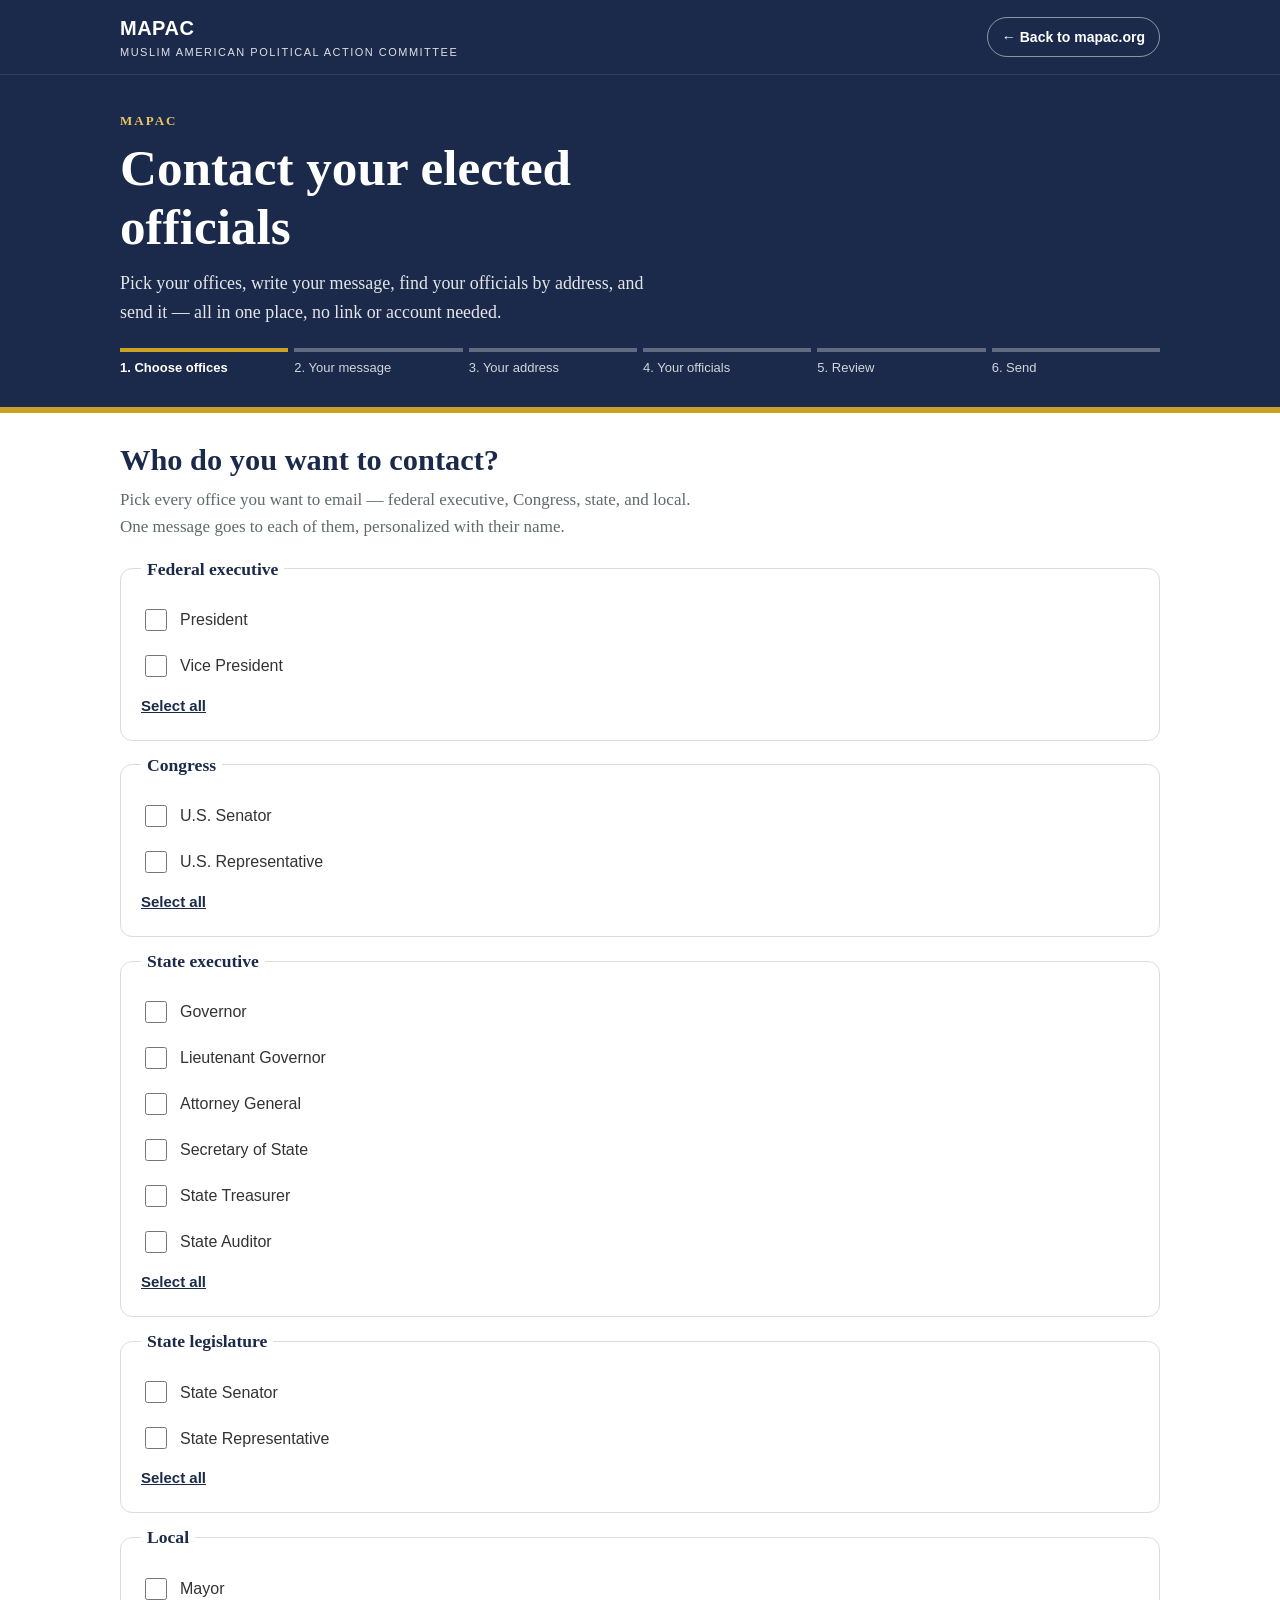
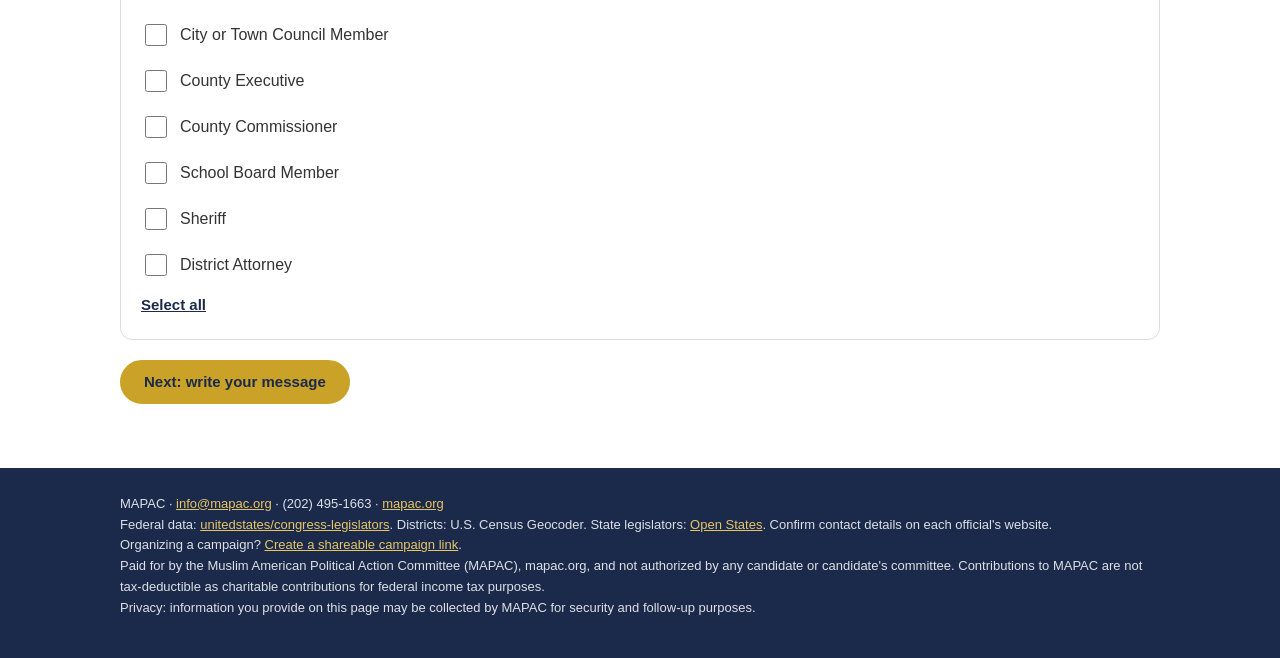
<file: contact-officials.html>
<!DOCTYPE html>
<html lang="en">
<head>
<script async src="https://www.googletagmanager.com/gtm.js?id=GTM-NFV8NB7T"></script>
<script>
  window.dataLayer = window.dataLayer || [];
  function gtag(){dataLayer.push(arguments);}
  gtag('js', new Date());
</script>
<meta charset="utf-8">
<meta name="viewport" content="width=device-width, initial-scale=1">
<title>Contact Your Officials | MAPAC</title>
<meta name="description" content="Pick your elected officials, write your message, and send it in a few minutes. A MAPAC action tool.">
<meta property="og:title" content="Contact your elected officials with MAPAC">
<meta property="og:description" content="Find your officials by address and email them in a few minutes.">
<link rel="icon" href="data:image/svg+xml,%3Csvg xmlns=%27http://www.w3.org/2000/svg%27 viewBox=%270 0 100 100%27%3E%3Crect width=%27100%27 height=%27100%27 rx=%2722%27 fill=%27%231b2a4a%27/%3E%3Ctext x=%2750%27 y=%2770%27 font-size=%2762%27 font-family=%27Georgia%27 font-weight=%27700%27 text-anchor=%27middle%27 fill=%27%23c9a227%27%3EM%3C/text%3E%3C/svg%3E">
<style>
:root{--bg:#ffffff;--surface:#ffffff;--ink:#333333;--muted:#5f6b6b;--navy:#1b2a4a;--navy2:#2a3f66;--gold:#c9a227;--goldtext:#8a6d1b;--line:#dcdcdc;--err:#a3281d;--ok:#1f6f4a}
*{box-sizing:border-box}
html{scroll-behavior:smooth}
body{margin:0;background:var(--bg);color:var(--ink);font:17px/1.6 Georgia,"Times New Roman",serif}
h1,h2,h3,legend{font-family:Georgia,"Times New Roman",serif;line-height:1.15;margin:0;color:var(--navy)}
a{color:var(--navy)}a:hover{color:var(--goldtext)}
.ui,label,button,.btn,.kicker,.steps,.note,.status,.meta,input,select,textarea,footer,.sitebar{font-family:Arial,Helvetica,sans-serif}
.wrap{max-width:1080px;margin:0 auto;padding:0 20px}
.sitebar{background:var(--navy);color:#fff;border-bottom:1px solid var(--navy2)}
.sitebar .wrap{display:flex;align-items:center;justify-content:space-between;gap:12px;flex-wrap:wrap;padding-top:12px;padding-bottom:12px}
.sitebar .brand{font-weight:700;font-size:20px;letter-spacing:.5px;color:#fff;text-decoration:none}
.sitebar .brand small{display:block;font-size:11px;font-weight:400;letter-spacing:1.5px;text-transform:uppercase;color:rgba(255,255,255,.85)}
.sitebar a.back{color:#fff;text-decoration:none;font-weight:700;font-size:14px;padding:8px 14px;border-radius:999px;border:1px solid rgba(255,255,255,.5)}
.sitebar a.back:hover{background:var(--gold);color:var(--navy);border-color:var(--gold)}
.hero{background:var(--navy);color:#fff;padding:36px 0 28px;border-bottom:6px solid var(--gold)}
.hero .org{font-size:13px;font-weight:700;letter-spacing:2px;text-transform:uppercase;color:#e6c566;margin-bottom:8px}
.hero h1{color:#fff;font-size:clamp(2rem,6vw,3.2rem);font-weight:700;max-width:20ch}
.hero p{max-width:60ch;color:rgba(255,255,255,.88);font-size:1.12rem;margin:12px 0 0}
.steps{display:flex;gap:6px;list-style:none;padding:0;margin:22px 0 0;counter-reset:s}
.steps li{flex:1;border-top:4px solid rgba(255,255,255,.3);padding-top:6px;font-size:13px;color:rgba(255,255,255,.8);counter-increment:s}
.steps li::before{content:counter(s) ". "}
.steps li.on{border-color:var(--gold);color:#fff;font-weight:700}
.steps li.done{border-color:#fff}
.step{padding:30px 0 44px}
.step h2{font-size:1.9rem;margin-bottom:8px}
.lead{color:var(--muted);margin:0 0 18px;max-width:70ch}
.panel{background:var(--surface);border:1px solid var(--line);border-radius:12px;padding:20px;margin:0 0 14px}
fieldset.panel{min-width:0}
legend{font-weight:700;font-size:1.1rem;padding:0 6px}
label{display:block;font-weight:700;font-size:14px;margin:0 0 4px;color:var(--ink)}
.chk{display:flex;gap:10px;align-items:center;font-weight:400;font-size:16px;padding:7px 0}
input,textarea,select{width:100%;font-size:16px;color:#222;background:#fff;border:1px solid #b9c0c6;border-radius:8px;padding:11px 12px}
textarea{min-height:210px;resize:vertical;font-family:Georgia,serif;line-height:1.5}
input[type=checkbox]{width:22px;height:22px;flex:none;accent-color:var(--navy)}
:focus-visible{outline:3px solid var(--gold);outline-offset:2px}
.hero :focus-visible,.sitebar :focus-visible{outline-color:#fff}
.row{display:flex;gap:12px;flex-wrap:wrap}.row>*{flex:1 1 220px}
.field{margin-bottom:14px}
button,.btn{font-weight:700;font-size:15px;cursor:pointer;border:2px solid var(--gold);background:var(--gold);color:var(--navy);border-radius:999px;padding:11px 22px;text-decoration:none;display:inline-block;min-height:44px}
button:hover,.btn:hover{background:#a8851f;border-color:#a8851f;color:#fff}
button.ghost,.btn.ghost{background:transparent;color:var(--goldtext);border-color:var(--gold)}
button.ghost:hover,.btn.ghost:hover{background:var(--gold);color:var(--navy)}
button.chip.on{background:var(--navy);color:#fff;border-color:var(--navy)}
button.link{border:0;background:none;color:var(--navy);padding:6px 0;text-decoration:underline;min-height:0;font-weight:700}
button.link:hover{background:none;color:var(--goldtext)}
button:disabled{opacity:.55;cursor:wait}
.actions{display:flex;gap:10px;flex-wrap:wrap;margin-top:12px}
.nav{display:flex;gap:10px;flex-wrap:wrap;margin-top:20px}
.status{color:var(--muted);margin:10px 0 0;font-size:15px}.status.err{color:var(--err);font-weight:700}
.note{font-size:14px;color:var(--muted)}
.message-preview{white-space:pre-wrap}
.off{border-left:6px solid var(--navy)}
.off h3{font-size:1.15rem}
.meta{color:var(--muted);margin:2px 0 8px;font-size:14px}
.big{display:grid;gap:16px;grid-template-columns:repeat(auto-fit,minmax(260px,1fr))}
.big .panel{margin:0}
.big h3{font-size:1.4rem;margin-bottom:8px}
.toast{position:fixed;left:50%;bottom:20px;transform:translateX(-50%);background:var(--navy);color:#fff;padding:12px 18px;border-radius:999px;font-family:Arial,sans-serif;font-size:14px;opacity:0;pointer-events:none}
.toast.show{opacity:1}
footer{background:var(--navy);color:rgba(255,255,255,.85);padding:26px 0 40px;font-size:13px;margin-top:20px}
footer a{color:#e6c566}
[hidden]{display:none!important}
@media (prefers-reduced-motion:reduce){html{scroll-behavior:auto}}
@media(max-width:760px){.steps li{font-size:12px}.hero{padding:28px 0 22px}}
</style>
</head>
<body>
<div class="sitebar"><div class="wrap">
  <a class="brand" href="https://mapac.org">MAPAC<small>Muslim American Political Action Committee</small></a>
  <a class="back" href="https://mapac.org">&larr; Back to mapac.org</a>
</div></div>
<header class="hero"><div class="wrap">
  <div class="org" id="orgName">MAPAC</div>
  <h1 id="h1">Contact your elected officials</h1>
  <p id="heroP">Pick your offices, write your message, find your officials by address, and send it — all in one place, no link or account needed.</p>
  <ol class="steps" id="steps" aria-label="Progress"></ol>
</div></header>

<main class="wrap">

<!-- STEP 1: offices -->
<section class="step" id="c1">
  <h2>Who do you want to contact?</h2>
  <p class="lead">Pick every office you want to email — federal executive, Congress, state, and local. One message goes to each of them, personalized with their name.</p>
  <div id="officeGroups"></div>
  <p class="status err" id="c1err" role="alert"></p>
  <div class="nav"><button id="c1next">Next: write your message</button></div>
</section>

<!-- STEP 2: message -->
<section class="step" id="c2" hidden>
  <h2>What do you want to say?</h2>
  <p class="lead">Start from a thank-you or an ask, pick a topic, then use Enhance to fill in the blanks. You can still edit every word before sending.</p>
  <div class="panel">
    <div class="field"><label for="cSubject">Email subject</label><input id="cSubject" placeholder="A message from a constituent"></div>
    <div class="actions" style="margin:0">
      <button class="ghost" type="button" data-all="thanks">Use thank-you</button>
      <button class="ghost" type="button" data-all="ask">Use ask for support</button>
    </div>
  </div>
  <div class="panel">
    <label>Message helper — pick a topic, then Enhance fills the [brackets]</label>
    <div class="actions">
      <button type="button" class="ghost chip" data-topic="gaza">End military aid / Gaza</button>
      <button type="button" class="ghost chip" data-topic="icc">Protect the ICC</button>
      <button type="button" class="ghost chip" data-topic="boycott">Right to boycott</button>
      <button type="button" class="ghost chip" data-topic="ceasefire">Ceasefire</button>
      <button type="button" class="ghost chip" data-topic="aid">Humanitarian aid</button>
      <button type="button" data-enhance="c2">Enhance message</button>
    </div>
    <p class="note">Built-in suggestions — no account or AI service needed. Pick a topic that matches your message, then Enhance.</p>
  </div>
  <div class="panel">
    <label for="cMsg">Your message</label>
    <textarea id="cMsg"></textarea>
    <p class="note">Placeholders: {title} {last} {office} are the official; {name} {city} are you — they are filled in automatically for each official.</p>
  </div>
  <div class="nav"><button id="c2next">Next: your address</button><button class="ghost" data-go="c1">Back</button></div>
</section>

<!-- STEP 3: address -->
<section class="step" id="c3" hidden>
  <h2>Find your officials</h2>
  <p class="lead">Enter your home address. We use it to find your districts and officials. Elected officials only respond to their own constituents.</p>
  <form class="panel" id="addrForm">
    <div class="row">
      <div class="field"><label for="sFirst">First name</label><input id="sFirst" autocomplete="given-name" required></div>
      <div class="field"><label for="sLast">Last name</label><input id="sLast" autocomplete="family-name" required></div>
      <div class="field"><label for="sMiddle">Middle initial</label><input id="sMiddle" autocomplete="additional-name" maxlength="1"></div>
    </div>
    <div class="row">
      <div class="field"><label for="sEmail">Your email</label><input id="sEmail" type="email" autocomplete="email" required></div>
      <div class="field"><label for="sPhone">Phone (optional)</label><input id="sPhone" type="tel" autocomplete="tel"></div>
    </div>
    <div class="row">
      <div class="field"><label for="sStreet">Street address</label><input id="sStreet" autocomplete="address-line1" required></div>
      <div class="field"><label for="sZip">ZIP code</label><input id="sZip" autocomplete="postal-code" inputmode="numeric" pattern="[0-9]{5}" maxlength="5" placeholder="5-digit ZIP" required></div>
    </div>
    <div class="row">
      <div class="field"><label for="sCity">City</label><input id="sCity" autocomplete="address-level2" required readonly></div>
      <div class="field"><label for="sState">State</label><input id="sState" autocomplete="address-level1" required readonly></div>
    </div>
    <p class="note" id="zipStatus" role="status" aria-live="polite"></p>
    <label class="chk"><input type="checkbox" id="incAddr" checked> Include my street address in the message so officials can verify I live in their district</label>
    <button type="submit" id="findBtn">Find my officials</button>
    <p class="status" id="c3status" role="status" aria-live="polite"></p>
    <p class="note">Privacy: information you provide on this page may be collected by MAPAC for security and follow-up purposes.</p>
    <div class="panel message-preview" id="messagePreview" hidden>
      <h3>Your message preview</h3>
      <div id="messagePreviewText"></div>
    </div>
  </form>
  <div class="nav"><button class="ghost" data-go="c2">Back</button></div>
</section>

<!-- STEP 4: officials -->
<section class="step" id="c4" hidden>
  <h2>Your officials</h2>
  <p class="lead">Uncheck anyone you do not want to contact. Some officials only accept messages through a web form — we show you exactly how to reach them.</p>
  <div id="offList"></div>
  <p class="status err" id="c4err" role="alert"></p>
  <div class="nav"><button id="c4next">Next: review your message</button><button class="ghost" data-go="c3">Back</button></div>
</section>

<!-- STEP 5: drafts -->
<section class="step" id="c5" hidden>
  <h2>Review and edit your message</h2>
  <p class="lead">Add a personal story: it is the most effective thing you can do. Your name and contact details are added below each message.</p>
  <div class="panel">
    <label>Message helper — pick a topic, then Enhance fills the [brackets]</label>
    <div class="actions">
      <button type="button" class="ghost chip" data-topic="gaza">End military aid / Gaza</button>
      <button type="button" class="ghost chip" data-topic="icc">Protect the ICC</button>
      <button type="button" class="ghost chip" data-topic="boycott">Right to boycott</button>
      <button type="button" class="ghost chip" data-topic="ceasefire">Ceasefire</button>
      <button type="button" class="ghost chip" data-topic="aid">Humanitarian aid</button>
      <button type="button" data-enhance="c5">Enhance all drafts</button>
    </div>
    <p class="note">Built-in suggestions — no account or AI service needed.</p>
  </div>
  <div class="panel"><label for="dSubject">Subject</label><input id="dSubject"></div>
  <div id="draftList"></div>
  <div class="nav"><button id="c5next">Next: send</button><button class="ghost" data-go="c4">Back</button></div>
</section>

<!-- STEP 6: send -->
<section class="step" id="c6" hidden>
  <h2>Send your message</h2>
  <p class="lead">Each button opens your own email app with the message ready. Press Send there. For officials with no public email, one click copies your message and opens their official contact form — paste it in and send.</p>
  <div class="panel">
    <label class="chk"><input type="checkbox" id="consent" checked> Send MAPAC a copy, including my name and contact details, so they can count and follow up on this action</label>
  </div>
  <div id="sendList"></div>
  <div class="panel" id="thanks" hidden><h3>Thank you for taking action</h3><p class="note" style="margin-bottom:0">Now invite friends so more voices reach your officials.</p><div class="actions"><a class="btn" href="action.html">Create a shareable campaign</a></div></div>
  <div class="nav"><button class="ghost" data-go="c5">Back</button></div>
</section>
</main>

<footer><div class="wrap">
  MAPAC &middot; <a href="mailto:info@mapac.org">info@mapac.org</a> &middot; (202) 495-1663 &middot; <a href="https://mapac.org">mapac.org</a><br>
  Federal data: <a href="https://github.com/unitedstates/congress-legislators" target="_blank" rel="noopener">unitedstates/congress-legislators</a>. Districts: U.S. Census Geocoder. State legislators: <a href="https://openstates.org" target="_blank" rel="noopener">Open States</a>. Confirm contact details on each official's website.<br>
  Organizing a campaign? <a href="action.html">Create a shareable campaign link</a>.<br>
  <span id="legalLine"></span><br>
  Privacy: information you provide on this page may be collected by MAPAC for security and follow-up purposes.
</div></footer>
<div class="toast" id="toast" role="status"></div>

<script>
/* ================= EDIT THESE SETTINGS ================= */
const CONFIG = {
  orgName: "MAPAC",
  mapacEmail: "info@mapac.org",   // inbox that receives a copy of each message
  siteUrl: "",             // Public address of this page, e.g. "https://mapac.org/contact-officials.html". "" = current address
  legalLine: "Paid for by the Muslim American Political Action Committee (MAPAC), mapac.org, and not authorized by any candidate or candidate's committee. Contributions to MAPAC are not tax-deductible as charitable contributions for federal income tax purposes.",            // Paste your FEC / "Paid for by" disclaimer and privacy policy link text here (HTML allowed)
  openStatesKey: "",       // Free key at openstates.org/accounts/signup (lists state legislators with emails)
  trackUrl: "https://script.google.com/macros/s/AKfycbwTAMxJMRU3GKe91nEEy1pwz1m5RXwzCNxKHVDgZRD4b-A-JLT3T8cQY2jOO0w0tQB0hA/exec",            // Google Apps Script URL (see apps-script.gs) to log actions and supporters
  // Executive and local officials (no free national database exists). Add rows for your area:
  // office must match an id below: governor, ltgov, ag, sos, treasurer, auditor, mayor, council, countyexec, countycomm, school, sheriff, da
  // place / county are optional and match the supporter's city or county (e.g. "Boston", "Suffolk").
  directory: [
    {office:"governor", name:"Abigail Spanberger", state:"VA", email:"", url:"https://www.governor.virginia.gov/"},
    {office:"ltgov", name:"Ghazala Hashmi", state:"VA", email:"", url:"https://www.ltgov.virginia.gov/connect-with-us/constituent-concerns/"},
    {office:"ag", name:"Jay Jones", state:"VA", email:"mailoag@oag.state.va.us", url:"https://www.oag.state.va.us/", phone:"(804) 786-2071"},
    {office:"countycomm", name:"Deshundra Jefferson", state:"VA", county:"Prince William", email:"chair@pwcgov.org", url:"https://www.pwcva.gov/department/board-county-supervisors/chair-large-deshundra-jefferson", phone:"(703) 792-4640"},
    {office:"school", name:"Babur B. Lateef", state:"VA", county:"Prince William", email:"blateef@pwcs.edu", url:"https://www.pwcs.edu/about/school_board/index"},
    {office:"sheriff", name:"Glen Hill", state:"VA", county:"Prince William", email:"", url:"https://www.pwcva.gov/department/sheriffs-office", phone:"(703) 792-6070"},
    {office:"da", name:"Amy Ashworth", state:"VA", county:"Prince William", email:"cwoffice@pwcgov.org", url:"https://www.pwcva.gov/department/commonwealth-attorney/about", phone:"(703) 792-6050"},
  ],
  // President and Vice President are reached through the White House contact page (verify the address).
  national: { president:"https://www.whitehouse.gov/contact/", vp:"https://www.whitehouse.gov/contact/" }
};
/* ======================================================= */

const OFFICES = [
 ["president","Federal executive","President","President"],["vp","Federal executive","Vice President","Vice President"],
 ["senator","Congress","U.S. Senator","Senator"],["representative","Congress","U.S. Representative","Representative"],
 ["governor","State executive","Governor","Governor"],["ltgov","State executive","Lieutenant Governor","Lieutenant Governor"],
 ["ag","State executive","Attorney General","Attorney General"],["sos","State executive","Secretary of State","Secretary"],
 ["treasurer","State executive","State Treasurer","Treasurer"],["auditor","State executive","State Auditor","Auditor"],
 ["stsenate","State legislature","State Senator","Senator"],["strep","State legislature","State Representative","Representative"],
 ["mayor","Local","Mayor","Mayor"],["council","Local","City or Town Council Member","Councilmember"],
 ["countyexec","Local","County Executive","County Executive"],["countycomm","Local","County Commissioner","Commissioner"],
 ["school","Local","School Board Member","Board Member"],["sheriff","Local","Sheriff","Sheriff"],["da","Local","District Attorney","District Attorney"]
].map(([id,g,t,s])=>({id,g,t,s}));
const OF = Object.fromEntries(OFFICES.map(o=>[o.id,o]));

const PRESETS = {
 thanks:`Dear {title} {last},\n\nMy name is {name} and I live in {city}. I am writing to thank you for your service as {office}.\n\n[Name one thing they did that you appreciate.]\n\nPeople in our community notice and are grateful. Please keep standing up for us.\n\nSincerely,\n{name}`,
 ask:`Dear {title} {last},\n\nMy name is {name} and I live in {city}. As your constituent, I am writing about [issue].\n\n[Explain why it matters and how it affects people here.]\n\nI respectfully ask you to [specific action]. Please let me know where you stand.\n\nThank you for your service.\n\nSincerely,\n{name}`
};
const preset = (k,id) => PRESETS[k].replaceAll("{office}", OF[id].t);

/* ---------- Message helper: topic suggestions + enhance (built-in, no AI service) ---------- */
const TOPICS = {
 gaza:{label:"End military aid / Gaza", issue:"the war in Gaza and the ongoing killing of civilians", why:"Families in Gaza are being killed, starved, and displaced while U.S. weapons keep flowing.", ask:"support an arms embargo and an end to U.S. military aid that fuels the war in Gaza"},
 icc:{label:"Protect the ICC", issue:"efforts in Congress to sanction the International Criminal Court and anyone who works with it", why:"Sanctioning the Court would shield war crimes from accountability and deny victims any path to justice.", ask:"oppose sanctions on the International Criminal Court and defend international justice"},
 boycott:{label:"Right to boycott", issue:"bills that punish Americans for boycotting Israel", why:"Boycotts are a peaceful, lawful form of protest protected by the First Amendment.", ask:"defend the First Amendment right to boycott"},
 ceasefire:{label:"Ceasefire", issue:"the urgent need for a ceasefire and humanitarian access in Gaza", why:"Every day without a ceasefire means more civilian deaths and more suffering.", ask:"call publicly for an immediate ceasefire and full humanitarian access"},
 aid:{label:"Humanitarian aid", issue:"the blockade of food, water, and medicine reaching civilians in Gaza", why:"Civilians, including children, are going without food and medicine because aid is blocked.", ask:"push to lift the blockade and restore full humanitarian aid"}
};
let activeTopic = "gaza";
function enhanceText(v, key){
  const t = TOPICS[key || activeTopic] || TOPICS.gaza;
  v = String(v || "")
    .replace("[issue]", t.issue)
    .replace("[specific action]", t.ask)
    .replace("[Explain why it matters and how it affects people here.]", t.why)
    .replace("[Name one thing they did that you appreciate.]", "I appreciate your willingness to listen to constituents on this issue.")
    .replace(/\[[^\]]*\]/g, t.issue);
  v = v.replace(/\n{3,}/g, "\n\n").trim();
  if(!/sincerely/i.test(v)) v += "\n\nThank you for your service.\n\nSincerely,\n{name}";
  return v;
}

const $ = id => document.getElementById(id);
const esc = s => String(s ?? "").replace(/[&<>"']/g,c=>({"&":"&amp;","<":"&lt;",">":"&gt;",'"':"&quot;","'":"&#39;"}[c]));
const titleCase = s => (s||"").toLowerCase().replace(/\b\w/g,c=>c.toUpperCase());
function toast(m){const t=$("toast");t.textContent=m;t.classList.add("show");setTimeout(()=>t.classList.remove("show"),2400);}
async function copy(text,msg){
  try{await navigator.clipboard.writeText(text);}catch(e){const t=document.createElement("textarea");t.value=text;document.body.appendChild(t);t.select();document.execCommand("copy");t.remove();}
  toast(msg||"Copied");
}

/* ---------- Tracking (anonymous counts; supporter details only with consent) ---------- */
const DNT = navigator.doNotTrack === "1";
function post(event, data, force){
  if(!CONFIG.trackUrl || (DNT && !force)) return;
  const body = JSON.stringify(Object.assign({event,t:new Date().toISOString()},data||{}));
  try{ if(!(navigator.sendBeacon && navigator.sendBeacon(CONFIG.trackUrl,body))) fetch(CONFIG.trackUrl,{method:"POST",mode:"no-cors",body}); }catch(e){}
}

/* ---------- Wizard navigation ---------- */
const FLOW = { ids:["c1","c2","c3","c4","c5","c6"], labels:["Choose offices","Your message","Your address","Your officials","Review","Send"] };
let S = {items:[], offices:[], msg:"", subject:""};
function go(id){
  document.querySelectorAll("section.step").forEach(s=>s.hidden = s.id!==id);
  const i = FLOW.ids.indexOf(id), st=$("steps");
  st.innerHTML = FLOW.labels.map((l,n)=>`<li class="${n<i?"done":n===i?"on":""}" ${n===i?'aria-current="step"':""}>${l}</li>`).join("");
  window.scrollTo({top:0,behavior:"smooth"});
}
document.addEventListener("click",e=>{ const b=e.target.closest("[data-go]"); if(b) go(b.dataset.go); });
document.addEventListener("click",e=>{
  const tp=e.target.closest("[data-topic]");
  if(tp){ activeTopic=tp.dataset.topic; document.querySelectorAll("[data-topic]").forEach(b=>b.classList.toggle("on", b.dataset.topic===activeTopic)); toast("Topic: "+TOPICS[activeTopic].label); return; }
  const en=e.target.closest("[data-enhance]");
  if(en){
    const scope=en.dataset.enhance;
    const tas = scope==="c2" ? [$("cMsg")] : scope==="c5" ? [...document.querySelectorAll("#draftList textarea")] : [];
    tas.forEach(ta=>{ ta.value = enhanceText(ta.value); });
    if(scope==="c2") S.msg = $("cMsg").value;
    if(scope==="c5") tas.forEach((ta,i)=>{ if(S.sel[i]) S.sel[i].msg = ta.value; });
    toast("Message enhanced — edit it to make it yours.");
  }
});

/* ========== STEP 1: choose offices ========== */
(function(){
  const g={}; OFFICES.forEach(o=>(g[o.g]=g[o.g]||[]).push(o));
  $("officeGroups").innerHTML=Object.entries(g).map(([n,l])=>`<fieldset class="panel"><legend>${n}</legend>${l.map(o=>`<label class="chk"><input type="checkbox" name="off" value="${o.id}"> ${esc(o.t)}</label>`).join("")}<button type="button" class="link" data-sel>Select all</button></fieldset>`).join("");
})();
$("officeGroups").addEventListener("click",e=>{
  if(e.target.matches("[data-sel]")) e.target.closest("fieldset").querySelectorAll("input").forEach(i=>i.checked=true);
});
$("c1next").onclick=()=>{
  const ids=[...document.querySelectorAll("input[name=off]:checked")].map(i=>i.value);
  $("c1err").textContent=ids.length?"":"Select at least one office.";
  if(!ids.length) return;
  S.offices=ids;
  if(!$("cMsg").value) $("cMsg").value = preset("ask", ids[0]);
  go("c2");
};

/* ========== STEP 2: message ========== */
$("c2").addEventListener("click",e=>{
  const a=e.target.closest("[data-all]");
  if(a) $("cMsg").value = preset(a.dataset.all, S.offices[0]);
});
$("c2next").onclick=()=>{
  S.msg=$("cMsg").value;
  S.subject=$("cSubject").value.trim()||"A message from a constituent";
  go("c3");
};

/* ========== STEP 3: address lookup ========== */
function jsonp(url){
  return new Promise((res,rej)=>{
    const cb="cb"+Math.random().toString(36).slice(2), s=document.createElement("script");
    const t=setTimeout(()=>{x();rej(new Error("timeout"))},15000);
    function x(){clearTimeout(t);delete window[cb];s.remove();}
    window[cb]=d=>{x();res(d)}; s.onerror=()=>{x();rej(new Error("network"))};
    s.src=url+"&format=jsonp&callback="+cb; document.head.appendChild(s);
  });
}
async function geocode(addr){
  const d=await jsonp("https://geocoding.geo.census.gov/geocoder/geographies/onelineaddress?benchmark=Public_AR_Current&vintage=Current_Current&layers=all&address="+encodeURIComponent(addr));
  const m=d?.result?.addressMatches?.[0]; if(!m) throw new Error("nomatch");
  const g=m.geographies||{}, f=re=>{const k=Object.keys(g).find(k=>re.test(k));return k?g[k][0]:null;};
  return { state:m.addressComponents.state, city:titleCase(m.addressComponents.city), lat:m.coordinates.y, lng:m.coordinates.x,
    cd:f(/Congressional Districts/), place:(f(/Incorporated Places/)?.NAME||"").toLowerCase(), county:(f(/^Counties/)?.NAME||"").toLowerCase() };
}
function addressFromForm(){
  return [$("sStreet").value.trim(),$("sCity").value.trim()+", "+$("sState").value.trim()+" "+$("sZip").value.trim()].join(", ");
}
function supporterName(){
  const middle=$("sMiddle").value.trim();
  return [$("sFirst").value.trim(),middle?middle.replace(/\.$/,"")+".":"",$("sLast").value.trim()].filter(Boolean).join(" ");
}
function previewText(template,officeId){
  const office=OF[officeId].t;
  return template.replaceAll("{title} {last}",office).replaceAll("{title}",office).replaceAll("{last}","")
    .replaceAll("{office}",office).replaceAll("{name}",supporterName()).replaceAll("{city}",$("sCity").value.trim())
    .replace(/ {2,}/g," ").replace(/Dear\s+,/g,"Dear "+office+",");
}
function updateMessagePreview(){
  const preview=$("messagePreview");
  if(!S.msg || !S.offices.length || !$("addrForm").checkValidity()){
    preview.hidden=true;
    return;
  }
  $("messagePreviewText").innerHTML=S.offices.map(id=>`<div><strong>${esc(OF[id].t)}</strong><p>${esc(previewText(S.msg,id))}</p></div>`).join("");
  preview.hidden=false;
}
let zipRequest=0;
async function lookupZip(zip){
  const request=++zipRequest, city=$("sCity"), state=$("sState"), status=$("zipStatus");
  city.value=""; state.value=""; status.textContent="";
  if(!/^\d{5}$/.test(zip)){
    updateMessagePreview();
    return;
  }
  status.textContent="Looking up city and state…";
  try{
    const response=await fetch("https://api.zippopotam.us/us/"+encodeURIComponent(zip));
    if(!response.ok) throw new Error("zip");
    const data=await response.json(), place=data.places&&data.places[0];
    if(request!==zipRequest || $("sZip").value!==zip) return;
    if(!place || !place["place name"] || !place["state abbreviation"]) throw new Error("zip");
    city.value=place["place name"]; state.value=place["state abbreviation"];
    status.textContent="City and state filled in.";
  }catch(error){
    if(request!==zipRequest) return;
    status.textContent="We couldn't find that ZIP code. Check it and try again.";
  }
  updateMessagePreview();
}
$("sZip").addEventListener("input",()=>lookupZip($("sZip").value.trim()));
$("addrForm").addEventListener("input",updateMessagePreview);
let legCache=null;
async function legislators(){
  if(legCache) return legCache;
  const r=await fetch("https://unitedstates.github.io/congress-legislators/legislators-current.json");
  if(!r.ok) throw new Error("legislators"); return legCache=await r.json();
}

/* ========== STEP 4: pull officials & emails ========== */
const mk=(id,name,last,email,url,phone,detail,manual)=>({id,office:OF[id].t,sal:OF[id].s,name,last,email:email||"",url:url||"",phone:phone||"",detail:detail||"",manual:!!manual,on:true});
async function resolve(geo){
  const want=new Set(S.offices), out=[];
  for(const id of OFFICES.map(o=>o.id).filter(i=>want.has(i))){
    let found=[];
    if(id==="senator"||id==="representative"){
      const all=await legislators(); let d=geo.cd?parseInt(geo.cd.BASENAME||"0",10):0; if(!(d>=0)||d===98) d=0;
      for(const p of all){
        const t=p.terms.at(-1); if(t.state!==geo.state) continue;
        const sen=t.type==="sen"; if((sen?"senator":"representative")!==id) continue;
        if(!sen&&t.district!==d) continue;
        found.push(mk(id,p.name.official_full||(p.name.first+" "+p.name.last),p.name.last,"",t.contact_form||t.url,t.phone,sen?"U.S. Senate":"U.S. House, District "+(t.district||"At-large")));
      }
    } else if(id==="president"||id==="vp"){
      found.push(mk(id,id==="vp"?"The Vice President":"The President","",null,CONFIG.national[id],"","White House contact page"));
    } else if(id==="stsenate"||id==="strep"){
      if(CONFIG.openStatesKey){
        try{
          const r=await fetch(`https://v3.openstates.org/people.geo?lat=${geo.lat}&lng=${geo.lng}`,{headers:{"X-API-KEY":CONFIG.openStatesKey}});
          const d=await r.json();
          (d.results||[]).filter(p=>p.current_role?.org_classification===(id==="stsenate"?"upper":"lower")).forEach(p=>{
            found.push(mk(id,p.name,p.name.split(" ").pop(),p.email,p.openstates_url,"","District "+p.current_role.district+(p.party?" · "+p.party:"")));
          });
        }catch(e){}
      }
    } else {
      CONFIG.directory.filter(e=>e.office===id&&(!e.state||e.state===geo.state)&&(!e.place||geo.place.includes(e.place.toLowerCase()))&&(!e.county||geo.county.includes(e.county.toLowerCase())))
        .forEach(e=>found.push(mk(id,e.name,e.name.split(" ").pop(),e.email,e.url,e.phone,"")));
    }
    if(!found.length) found.push(mk(id,"(Add contact)","",null,null,null,"We could not pull this contact automatically.",true));
    out.push(...found);
  }
  return out;
}
$("addrForm").addEventListener("submit",async e=>{
  e.preventDefault();
  const btn=$("findBtn"), st=$("c3status"); btn.disabled=true; st.className="status"; st.textContent="Looking up your districts…";
  try{
    const address=addressFromForm(), geo=await geocode(address);
    Object.assign(S,{geo,name:supporterName(),email:$("sEmail").value.trim(),phone:$("sPhone").value.trim(),address,incAddr:$("incAddr").checked});
    st.textContent="Finding your officials…";
    S.items=await resolve(geo);
    post("lookup",{state:geo.state});
    renderOfficials(); go("c4"); st.textContent="";
  }catch(err){
    st.className="status err";
    st.textContent=err.message==="nomatch"?"We could not match that address. Include street, city, state, and ZIP.":"Lookup failed. Check your connection and try again.";
  }finally{btn.disabled=false;}
});
function contactLine(o){
  if(o.email) return "Email: "+esc(o.email);
  if(o.url) return "Contact form only (we will copy your message for you)";
  return "No contact found yet";
}
function renderOfficials(){
  $("offList").innerHTML=S.items.map((o,i)=>`<div class="panel off">
    <label class="chk" style="font-weight:600"><input type="checkbox" data-on="${i}" ${o.on?"checked":""}> <span><h3 style="display:inline">${esc(o.name)}</h3></span></label>
    <p class="meta">${esc(o.office)}${o.detail?" · "+esc(o.detail):""}<br>${contactLine(o)}</p>
    ${o.manual?`<div class="field"><label for="me${i}n">Official's name (optional)</label><input id="me${i}n" data-mn="${i}"></div><div class="field"><label for="me${i}">Official's email</label><input id="me${i}" type="email" data-me="${i}" placeholder="name@example.gov"></div><a href="https://www.google.com/search?q=${encodeURIComponent(o.office+" "+S.geo.city+" "+S.geo.state+" contact email")}" target="_blank" rel="noopener">Search for contact details</a>`:""}
  </div>`).join("");
}
$("offList").addEventListener("input",e=>{
  const t=e.target, i=t.dataset.on??t.dataset.me??t.dataset.mn;
  if(t.dataset.on!==undefined) S.items[i].on=t.checked;
  if(t.dataset.me!==undefined) S.items[i].email=t.value.trim();
  if(t.dataset.mn!==undefined){ const n=t.value.trim(); S.items[i].name=n||"(Add contact)"; S.items[i].last=n.split(" ").pop(); }
});
$("c4next").onclick=()=>{
  S.sel=S.items.filter(o=>o.on);
  $("c4err").textContent=S.sel.length?"":"Select at least one official.";
  if(!S.sel.length) return;
  $("dSubject").value=S.subject;
  S.sel.forEach(o=>o.msg=fill(S.msg,o));
  $("draftList").innerHTML=S.sel.map((o,i)=>`<div class="panel"><label for="d${i}">To: ${esc(o.name)} (${esc(o.office)})</label><textarea id="d${i}" data-d="${i}">${esc(o.msg)}</textarea></div>`).join("");
  go("c5");
};

/* ========== STEP 5: draft ========== */
function fill(t,o){
  return t.replaceAll("{title}",o.sal).replaceAll("{last}",o.last).replaceAll("{office}",o.office)
          .replaceAll("{name}",S.name).replaceAll("{city}",S.geo.city).replace(/ ,/g,",");
}
$("draftList").addEventListener("input",e=>{ if(e.target.dataset.d!==undefined) S.sel[e.target.dataset.d].msg=e.target.value; });
$("c5next").onclick=()=>{ S.subject=$("dSubject").value.trim()||S.subject; renderSend(); go("c6"); };

/* ========== STEP 6: send (to official + copy to MAPAC) ========== */
function sig(){
  const where=S.incAddr?S.address:(S.geo.city+", "+S.geo.state);
  return "\n\n--\n"+[S.name,where,S.email,S.phone].filter(Boolean).join("\n");
}
function mt(to,subject,body,bcc){
  return "mailto:"+encodeURIComponent(to).replace("%40","@")+"?subject="+encodeURIComponent(subject)+"&body="+encodeURIComponent(body)+(bcc?"&bcc="+encodeURIComponent(bcc):"");
}
function renderSend(){
  S.consent=$("consent").checked;
  const m=CONFIG.mapacEmail;
  $("sendList").innerHTML=S.sel.map((o,i)=>{
    const body=o.msg+sig(); let b="";
    if(o.email) b=`<a class="btn" data-send="${i}" href="${esc(mt(o.email,S.subject,body,S.consent&&m))}">Send email to ${esc(o.last||o.name)}</a>`;
    else if(o.url) b=`<button data-form="${i}">Copy message &amp; open contact form</button>`+(S.consent&&m?` <a class="btn ghost" data-send="${i}" href="${esc(mt(m,"Copy: "+S.subject+" ("+o.office+")",body))}">Send copy to ${esc(CONFIG.orgName)}</a>`:"");
    else b=`<button data-copyonly="${i}">Copy message</button>`;
    const formNote = (!o.email && o.url) ? `<p class="note">Members of Congress don't publish email addresses — their contact form is the official channel. Clicking copies your message; paste it into the form, then press Send there.</p>` : "";
    return `<div class="panel off"><h3>${esc(o.name)}</h3><p class="meta">${esc(o.office)} · ${contactLine(o)}</p>${formNote}<div class="actions" style="margin-top:0">${b}</div></div>`;
  }).join("");
}
$("consent").addEventListener("change",renderSend);
$("c6").addEventListener("click",e=>{
  const s=e.target.closest("[data-send],[data-form],[data-copyonly]"); if(!s) return;
  const i=s.dataset.send??s.dataset.form??s.dataset.copyonly, o=S.sel[i], body=o.msg+sig();
  if(s.dataset.form!==undefined){ copy(S.subject+"\n\n"+body,"Message copied. Paste it into the form."); window.open(o.url,"_blank","noopener"); }
  if(s.dataset.copyonly!==undefined) copy(S.subject+"\n\n"+body);
  post(s.dataset.form!==undefined?"form":"email",{office:o.id,state:S.geo.state});
  if(S.consent&&!S.logged){ S.logged=true;
    post("supporter",{name:S.name,email:S.email,phone:S.phone,address:S.address,state:S.geo.state,offices:S.sel.map(x=>x.id).join(",")},true); }
  $("thanks").hidden=false;
});

/* ========== START ========== */
(function init(){
  $("orgName").textContent=CONFIG.orgName;
  $("legalLine").innerHTML=CONFIG.legalLine;
  go("c1");
})();
</script>
</body>
</html>
</file>
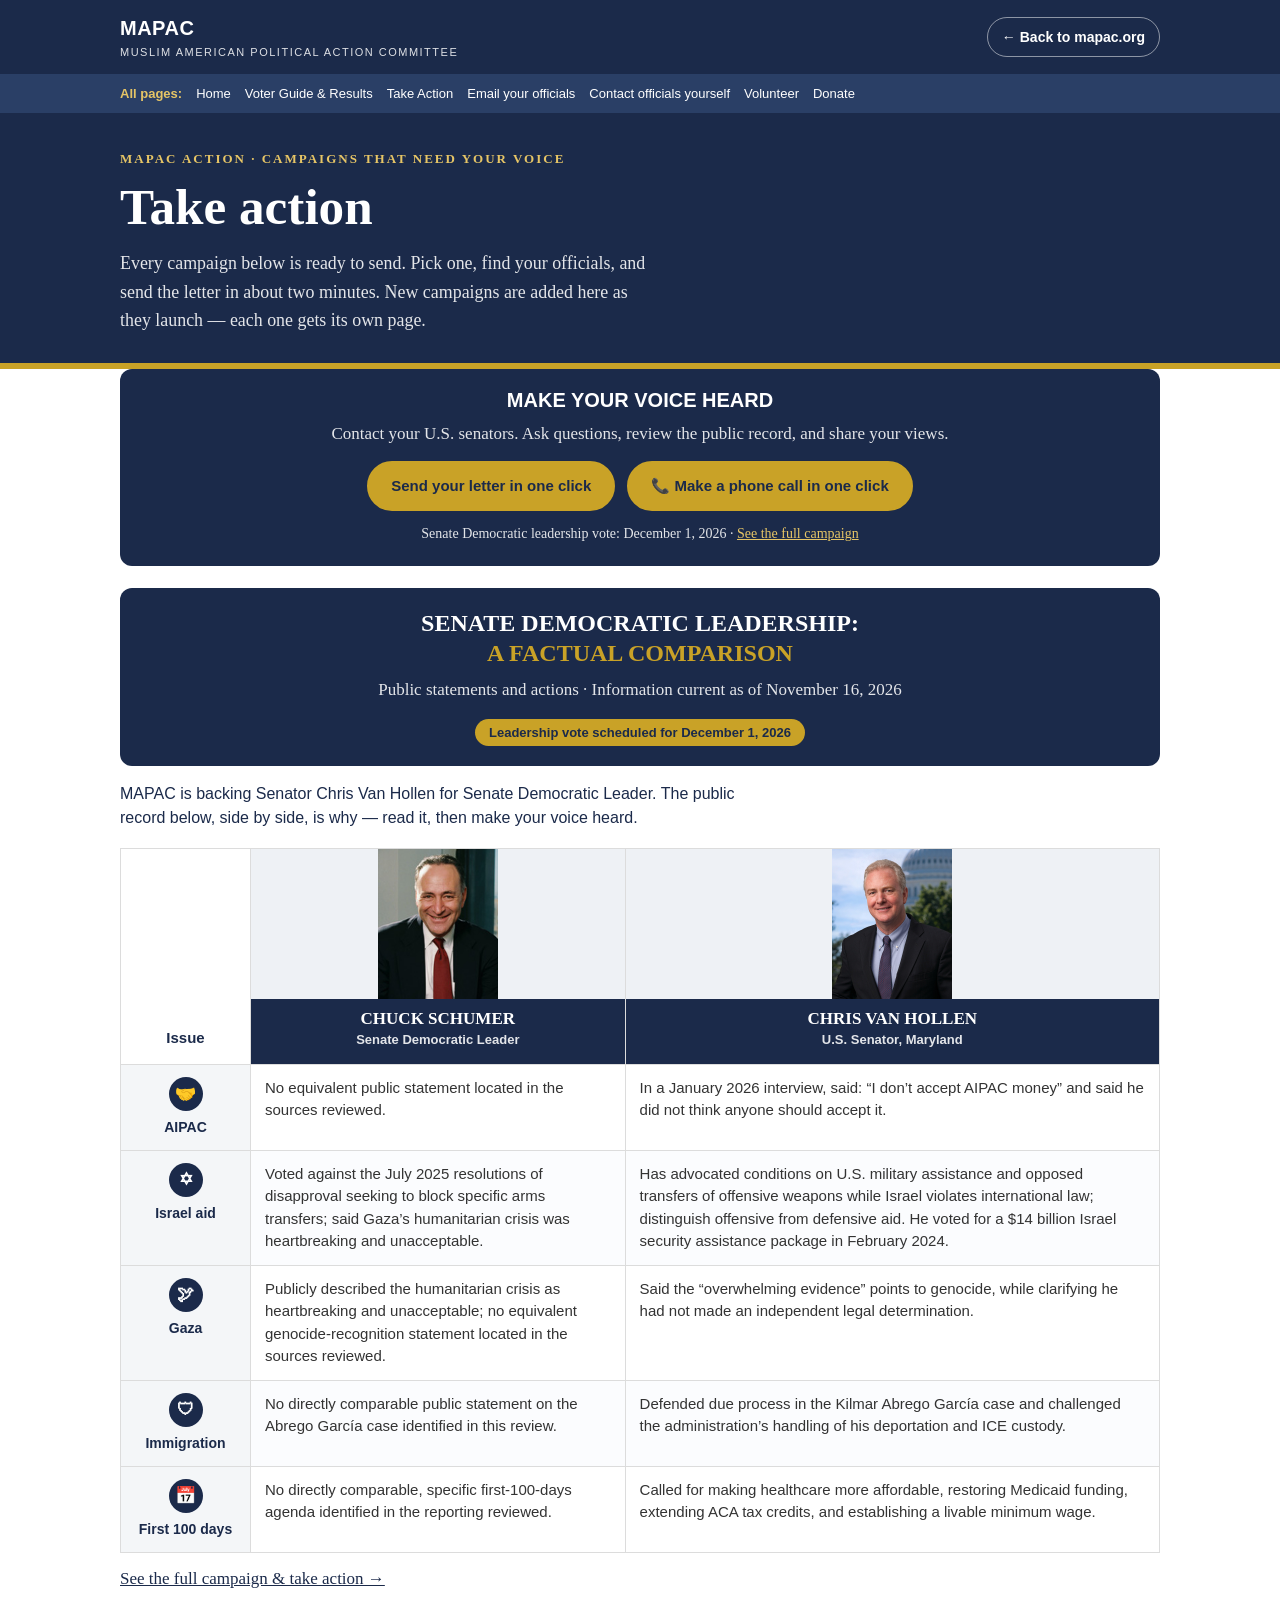
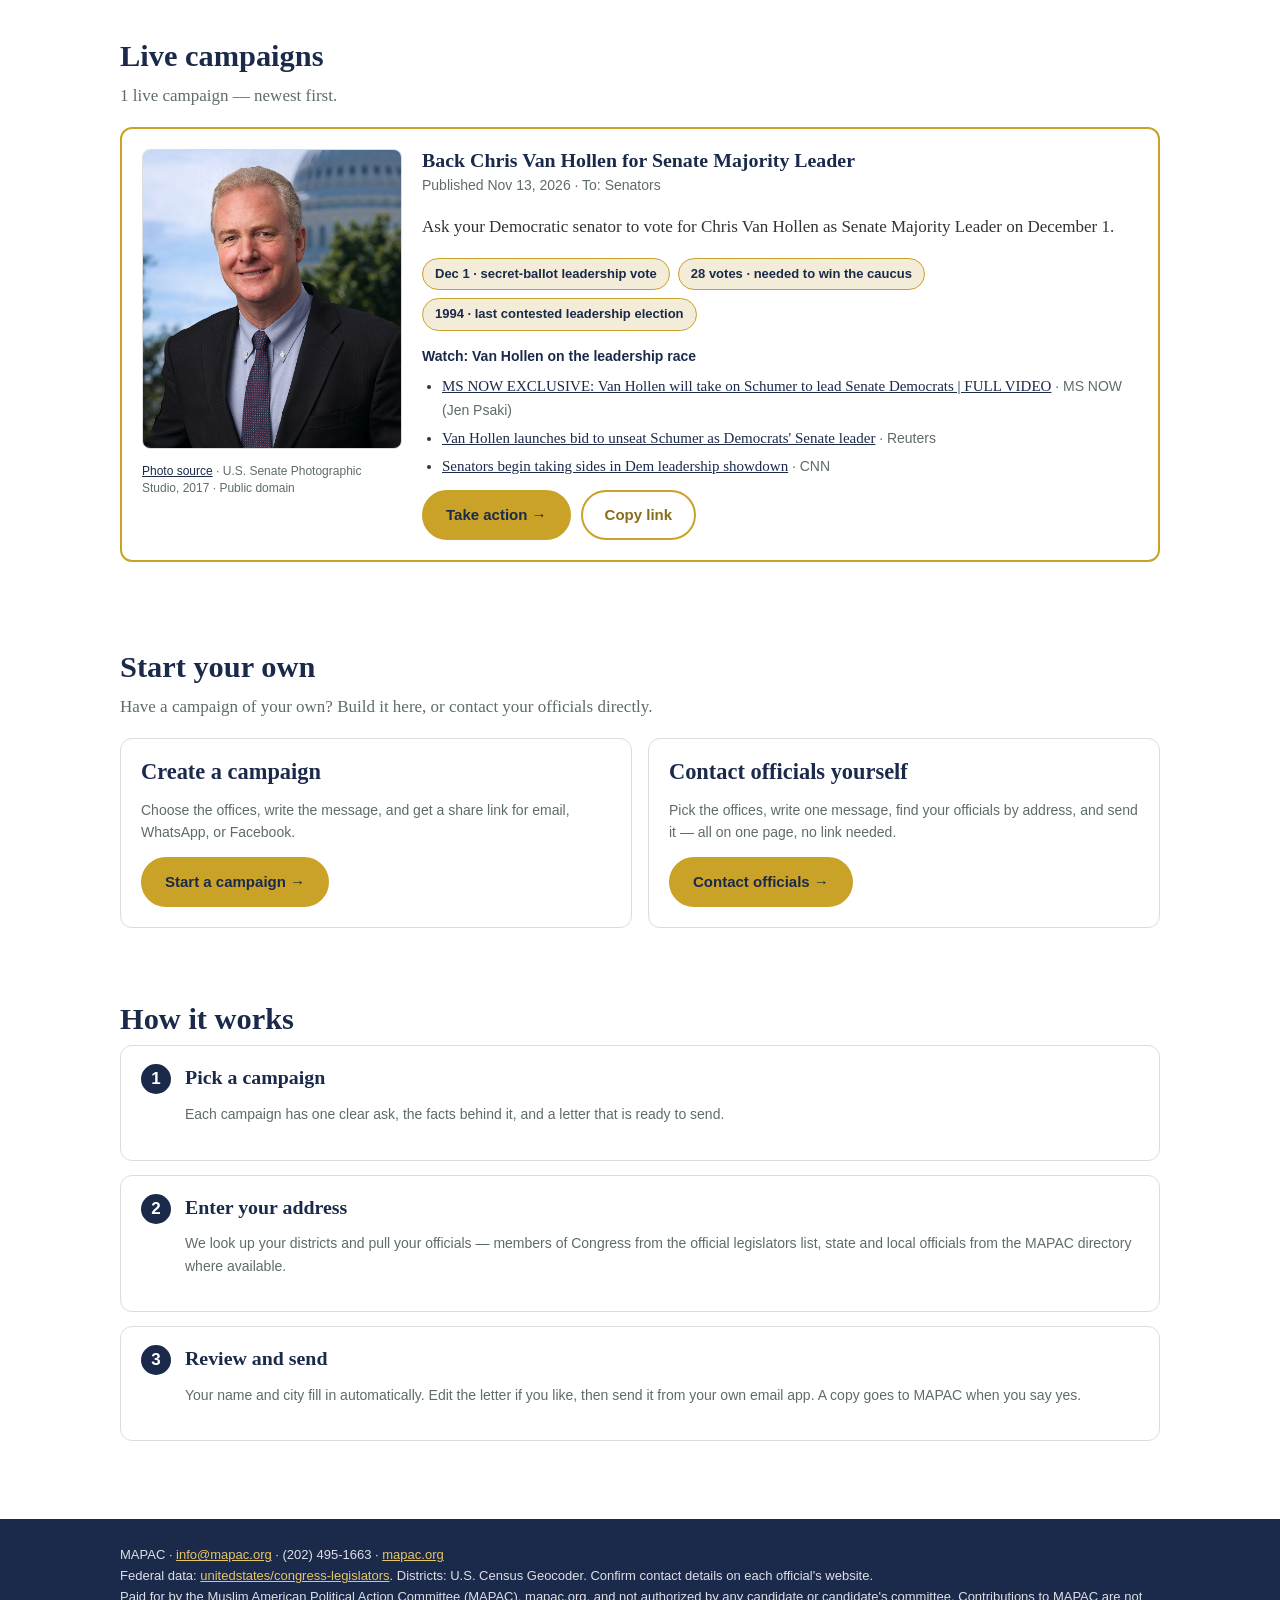
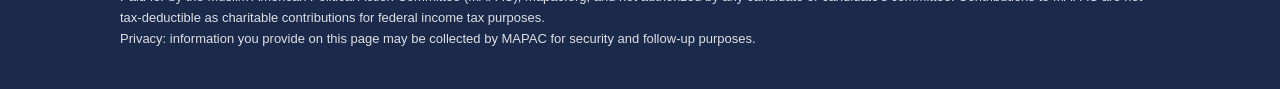
<file: take-action.html>
<!DOCTYPE html>
<html lang="en">
<head>
<script async src="https://www.googletagmanager.com/gtm.js?id=GTM-NFV8NB7T"></script>
<script>
  window.dataLayer = window.dataLayer || [];
  function gtag(){dataLayer.push(arguments);}
  gtag('js', new Date());
</script>
<meta charset="utf-8">
<meta name="viewport" content="width=device-width, initial-scale=1">
<title>Take Action | MAPAC</title>
<meta name="description" content="MAPAC action center: every live campaign in one place. Pick one, find your officials, and send the letter in about two minutes.">
<meta property="og:title" content="Take Action | MAPAC">
<meta property="og:description" content="Every live MAPAC campaign in one place. Pick one, find your officials, and send the letter in about two minutes.">
<link rel="icon" href="data:image/svg+xml,%3Csvg xmlns=%27http://www.w3.org/2000/svg%27 viewBox=%270 0 100 100%27%3E%3Crect width=%27100%27 height=%27100%27 rx=%2722%27 fill=%27%231b2a4a%27/%3E%3Ctext x=%2750%27 y=%2770%27 font-size=%2762%27 font-family=%27Georgia%27 font-weight=%27700%27 text-anchor=%27middle%27 fill=%27%23c9a227%27%3EM%3C/text%3E%3C/svg%3E">
<style>
:root{--bg:#ffffff;--surface:#ffffff;--ink:#333333;--muted:#5f6b6b;--navy:#1b2a4a;--navy2:#2a3f66;--gold:#c9a227;--goldtext:#8a6d1b;--line:#dcdcdc;--err:#a3281d;--ok:#1f6f4a}
*{box-sizing:border-box}
html{scroll-behavior:smooth}
body{margin:0;background:var(--bg);color:var(--ink);font:17px/1.6 Georgia,"Times New Roman",serif}
h1,h2,h3{font-family:Georgia,"Times New Roman",serif;line-height:1.15;margin:0;color:var(--navy)}
a{color:var(--navy)}a:hover{color:var(--goldtext)}
.ui,label,button,.btn,.note,.status,.meta,input,select,textarea,footer,.sitebar,.pagesnav{font-family:Arial,Helvetica,sans-serif}
.wrap{max-width:1080px;margin:0 auto;padding:0 20px}
.sitebar{background:var(--navy);color:#fff;border-bottom:1px solid var(--navy2)}
.sitebar .wrap{display:flex;align-items:center;justify-content:space-between;gap:12px;flex-wrap:wrap;padding-top:12px;padding-bottom:12px}
.sitebar .brand{font-weight:700;font-size:20px;letter-spacing:.5px;color:#fff;text-decoration:none}
.sitebar .brand small{display:block;font-size:11px;font-weight:400;letter-spacing:1.5px;text-transform:uppercase;color:rgba(255,255,255,.85)}
.sitebar a.back{color:#fff;text-decoration:none;font-weight:700;font-size:14px;padding:8px 14px;border-radius:999px;border:1px solid rgba(255,255,255,.5)}
.sitebar a.back:hover{background:var(--gold);color:var(--navy);border-color:var(--gold)}
.pagesnav{background:var(--navy2);color:#fff}
.pagesnav .wrap{display:flex;gap:4px 14px;flex-wrap:wrap;padding-top:9px;padding-bottom:9px;font-size:13px}
.pagesnav a{color:#fff;text-decoration:none}
.pagesnav a:hover{color:#e6c566;text-decoration:underline}
.pagesnav .lbl{color:#e6c566;font-weight:700}
.hero{background:var(--navy);color:#fff;padding:36px 0 28px;border-bottom:6px solid var(--gold)}
.hero .org{font-size:13px;font-weight:700;letter-spacing:2px;text-transform:uppercase;color:#e6c566;margin-bottom:8px}
.hero h1{color:#fff;font-size:clamp(2rem,6vw,3.2rem);font-weight:700;max-width:22ch}
.hero p{max-width:60ch;color:rgba(255,255,255,.88);font-size:1.12rem;margin:12px 0 0}
.step{padding:30px 0 44px}
.step h2{font-size:1.9rem;margin-bottom:8px}
.lead{color:var(--muted);margin:0 0 18px;max-width:70ch}
.panel{background:var(--surface);border:1px solid var(--line);border-radius:12px;padding:20px;margin:0 0 14px}
button,.btn{font-weight:700;font-size:15px;cursor:pointer;border:2px solid var(--gold);background:var(--gold);color:var(--navy);border-radius:999px;padding:11px 22px;text-decoration:none;display:inline-block;min-height:44px}
button:hover,.btn:hover{background:#a8851f;border-color:#a8851f;color:#fff}
button.ghost,.btn.ghost{background:transparent;color:var(--goldtext);border-color:var(--gold)}
button.ghost:hover,.btn.ghost:hover{background:var(--gold);color:var(--navy)}
.actions{display:flex;gap:10px;flex-wrap:wrap;margin-top:12px}
.status{color:var(--muted);margin:10px 0 0;font-size:15px}.status.err{color:var(--err);font-weight:700}
.note{font-size:14px;color:var(--muted)}
.meta{color:var(--muted);margin:2px 0 8px;font-size:14px}
.big{display:grid;gap:16px;grid-template-columns:repeat(auto-fit,minmax(260px,1fr))}
.big .panel{margin:0}
.big h3{font-size:1.4rem;margin-bottom:8px}
.cardimg{width:100%;max-height:220px;object-fit:cover;object-position:center 25%;border-radius:8px;border:1px solid var(--line);margin-bottom:14px;display:block}
.card-credit{margin:-8px 0 12px;color:var(--muted);font:12px/1.4 Arial,Helvetica,sans-serif}
.chips{display:flex;gap:8px;flex-wrap:wrap;margin:10px 0}
.chip{font-family:Arial,Helvetica,sans-serif;font-size:13px;font-weight:700;color:var(--navy);background:#f2ecd8;border:1px solid var(--gold);border-radius:999px;padding:5px 12px}
.videos{margin:14px 0 4px}.videos h4{font-family:Arial,Helvetica,sans-serif;font-size:14px;margin:0 0 6px;color:var(--navy)}.videos ul{margin:0;padding-left:20px;font-size:15px}.videos li{margin-bottom:4px}
.campaign-spotlight{display:grid;grid-template-columns:minmax(180px,260px) minmax(0,1fr);gap:20px;align-items:start}
.campaign-spotlight .cardimg{max-height:300px}
.card-media .card-credit{margin:7px 0 0}
.campaign-spotlight{border:2px solid var(--gold);animation:spotIn .5s ease-out,spotPulse 2.4s ease-in-out .5s infinite}
@keyframes spotIn{from{opacity:0;transform:translateY(10px)}to{opacity:1;transform:translateY(0)}}
@keyframes spotPulse{0%,100%{box-shadow:0 0 0 0 rgba(201,162,39,.55)}50%{box-shadow:0 0 0 9px rgba(201,162,39,0)}}
.howto{counter-reset:h}
.howto .panel{counter-increment:h;position:relative;padding-left:64px}
.howto .panel::before{content:counter(h);position:absolute;left:20px;top:18px;width:30px;height:30px;border-radius:50%;background:var(--navy);color:#fff;font-family:Arial,sans-serif;font-weight:700;text-align:center;line-height:30px}
.toast{position:fixed;left:50%;bottom:20px;transform:translateX(-50%);background:var(--navy);color:#fff;padding:12px 18px;border-radius:999px;font-family:Arial,sans-serif;font-size:14px;opacity:0;pointer-events:none}
.toast.show{opacity:1}
footer{background:var(--navy);color:rgba(255,255,255,.85);padding:26px 0 40px;font-size:13px;margin-top:20px}
footer a{color:#e6c566}
[hidden]{display:none!important}
@media (prefers-reduced-motion:reduce){html{scroll-behavior:auto}.campaign-spotlight{animation:none}}
@media(max-width:760px){.hero{padding:28px 0 22px}.campaign-spotlight{grid-template-columns:1fr}.campaign-spotlight .cardimg{max-height:320px}}
</style>
</head>
<body>
<div class="sitebar"><div class="wrap">
  <a class="brand" href="https://mapac.org">MAPAC<small>Muslim American Political Action Committee</small></a>
  <a class="back" href="https://mapac.org">&larr; Back to mapac.org</a>
</div></div>
<nav class="pagesnav" aria-label="All MAPAC pages"><div class="wrap">
  <span class="lbl">All pages:</span>
  <a href="index.html">Home</a>
  <a href="index.html#/results">Voter Guide &amp; Results</a>
  <a href="take-action.html">Take Action</a>
  <a href="action.html">Email your officials</a>
  <a href="contact-officials.html">Contact officials yourself</a>
  <a href="index.html#/volunteer">Volunteer</a>
  <a href="index.html#/donate">Donate</a>
</div></nav>
<header class="hero"><div class="wrap">
  <div class="org">MAPAC Action &middot; Campaigns that need your voice</div>
  <h1>Take action</h1>
  <p>Every campaign below is ready to send. Pick one, find your officials, and send the letter in about two minutes. New campaigns are added here as they launch — each one gets its own page.</p>
</div></header>

<main class="wrap">
<style>
.ta-spot .cmp-cta{background:var(--navy,#1b2a4a);color:#fff;border-radius:12px;padding:20px;margin:0 0 22px;text-align:center}
.ta-spot .cmp-cta h3{color:#fff;margin:0 0 8px;font:700 20px Arial,Helvetica,sans-serif}
.ta-spot .cmp-cta p{margin:8px 0;color:rgba(255,255,255,.88)}
.ta-spot .cmp-cta a{color:#e6c566}
.ta-spot .cmp-cta a.btn{color:var(--navy,#1b2a4a)}
.ta-spot .cmp-cta a.btn:hover{color:#fff}
.ta-spot .actions{display:flex;flex-wrap:wrap;gap:12px;justify-content:center;margin-top:14px}
.ta-spot .compare-banner{background:var(--navy,#1b2a4a);color:#fff;border-radius:12px;padding:20px;text-align:center}
.ta-spot .compare-banner h2{color:#fff;margin:0 0 8px;font-size:24px;line-height:1.25}
.ta-spot .compare-banner .gold{color:var(--gold,#c9a227)}
.ta-spot .compare-banner p{color:rgba(255,255,255,.88);margin:8px 0}
.ta-spot .compare-vote{display:inline-block;margin-top:8px;padding:6px 14px;border-radius:999px;background:var(--gold,#c9a227);color:var(--navy,#1b2a4a);font:700 13px Arial,Helvetica,sans-serif}
.ta-spot .lead{margin-top:16px;color:var(--navy,#1b2a4a);font:16px/1.5 Arial,Helvetica,sans-serif}
.ta-spot .cmp-scroll{overflow-x:auto;margin-top:16px}
.ta-spot .cmp-table{width:100%;min-width:560px;border-collapse:collapse;font-family:Arial,Helvetica,sans-serif}
.ta-spot .cmp-table th,.ta-spot .cmp-table td{border:1px solid #dcdcdc;padding:12px 14px;text-align:left;vertical-align:top;font-size:15px;line-height:1.5}
.ta-spot .cmp-table thead th{background:var(--navy,#1b2a4a);color:#fff;text-align:center;padding:0 0 14px;overflow:hidden}
.ta-spot .cmp-table thead th.cmp-issue-h{background:#fff;color:var(--navy,#1b2a4a);vertical-align:bottom;padding-bottom:14px}
.ta-spot .cmp-table thead h3{color:#fff;margin:10px 0 2px;font-size:17px}
.ta-spot .cmp-table thead p{color:rgba(255,255,255,.88);margin:0;font-size:13px}
.ta-spot .cmp-photo{height:150px;background:#eef1f5;display:flex;align-items:center;justify-content:center;overflow:hidden}
.ta-spot .cmp-photo img{width:auto;height:100%;max-width:100%;object-fit:cover;object-position:center;display:block}
.ta-spot .cmp-table tbody th{width:130px;background:#f4f6f8;color:var(--navy,#1b2a4a);font-size:14px;text-align:center}
.ta-spot .cmp-table tbody th .cmp-ic{margin:0 auto 6px}
.ta-spot .cmp-ic{flex:none;width:34px;height:34px;border-radius:50%;background:var(--navy,#1b2a4a);color:#fff;display:flex;align-items:center;justify-content:center;font-size:17px}
.ta-spot .cmp-table tbody tr:nth-child(even) td{background:#fbfcfe}
.ta-spot .cmp-caution{background:#fdf3cd;border:1px solid var(--gold,#c9a227);border-radius:12px;padding:16px;margin-top:16px}
.ta-spot .cmp-caution h3{margin:0 0 8px;color:var(--navy,#1b2a4a)}
@keyframes voiceGlow{0%{box-shadow:0 0 0 3px rgba(201,162,39,.9),0 0 18px rgba(201,162,39,.5)}70%{box-shadow:0 0 0 14px rgba(201,162,39,0),0 0 18px rgba(201,162,39,0)}100%{box-shadow:0 0 0 14px rgba(201,162,39,0),0 0 18px rgba(201,162,39,0)}}
.ta-spot .voice-pulse{animation:voiceGlow 2.2s ease-out infinite}
@keyframes voiceBtn{0%,100%{transform:scale(1)}50%{transform:scale(1.07)}}
.ta-spot .voice-pulse .voice-btn{animation:voiceBtn 2.2s ease-in-out infinite}
@media (prefers-reduced-motion:reduce){.ta-spot .voice-pulse,.ta-spot .voice-pulse .voice-btn{animation:none}}
</style>
<div class="ta-spot">
  <div class="cmp-cta voice-pulse">
    <h3>MAKE YOUR VOICE HEARD</h3>
    <p>Contact your U.S. senators. Ask questions, review the public record, and share your views.</p>
    <div class="actions" style="justify-content:center;margin-top:14px"><a class="btn voice-btn" href="action-van-hollen-leader.html#anSec">Send your letter in one click</a><a class="btn voice-btn" href="action-van-hollen-leader.html#targetsSec">&#128222; Make a phone call in one click</a></div>
    <p style="margin:12px 0 0;font-size:14px">Senate Democratic leadership vote: December 1, 2026 &middot; <a href="action-van-hollen-leader.html">See the full campaign</a></p>
  </div>
  <div class="compare-banner">
    <h2>SENATE DEMOCRATIC LEADERSHIP:<br><span class="gold">A FACTUAL COMPARISON</span></h2>
    <p>Public statements and actions &middot; Information current as of November 16, 2026</p>
    <span class="compare-vote">Leadership vote scheduled for December 1, 2026</span>
  </div>
  <p class="lead" style="margin-top:16px">MAPAC is backing Senator Chris Van Hollen for Senate Democratic Leader. The public record below, side by side, is why &mdash; read it, then make your voice heard.</p>
  <div class="cmp-scroll"><table class="cmp-table">
    <thead>
      <tr>
        <th class="cmp-issue-h" scope="col">Issue</th>
        <th scope="col">
          <div class="cmp-photo"><img src="[data-uri]" alt="Official portrait of Senator Chuck Schumer" decoding="async"></div>
          <h3>CHUCK SCHUMER</h3>
          <p>Senate Democratic Leader</p>
        </th>
        <th scope="col">
          <div class="cmp-photo"><img src="images/chris-van-hollen.jpg" alt="Official portrait of Senator Chris Van Hollen" decoding="async"></div>
          <h3>CHRIS VAN HOLLEN</h3>
          <p>U.S. Senator, Maryland</p>
        </th>
      </tr>
    </thead>
    <tbody>
      <tr>
        <th scope="row"><span class="cmp-ic">&#129309;</span>AIPAC</th>
        <td>No equivalent public statement located in the sources reviewed.</td>
        <td>In a January 2026 interview, said: &ldquo;I don&rsquo;t accept AIPAC money&rdquo; and said he did not think anyone should accept it.</td>
      </tr>
      <tr>
        <th scope="row"><span class="cmp-ic">&#10017;</span>Israel aid</th>
        <td>Voted against the July 2025 resolutions of disapproval seeking to block specific arms transfers; said Gaza&rsquo;s humanitarian crisis was heartbreaking and unacceptable.</td>
        <td>Has advocated conditions on U.S. military assistance and opposed transfers of offensive weapons while Israel violates international law; distinguish offensive from defensive aid. He voted for a $14 billion Israel security assistance package in February 2024.</td>
      </tr>
      <tr>
        <th scope="row"><span class="cmp-ic">&#128330;</span>Gaza</th>
        <td>Publicly described the humanitarian crisis as heartbreaking and unacceptable; no equivalent genocide-recognition statement located in the sources reviewed.</td>
        <td>Said the &ldquo;overwhelming evidence&rdquo; points to genocide, while clarifying he had not made an independent legal determination.</td>
      </tr>
      <tr>
        <th scope="row"><span class="cmp-ic">&#128737;</span>Immigration</th>
        <td>No directly comparable public statement on the Abrego Garc&iacute;a case identified in this review.</td>
        <td>Defended due process in the Kilmar Abrego Garc&iacute;a case and challenged the administration&rsquo;s handling of his deportation and ICE custody.</td>
      </tr>
      <tr>
        <th scope="row"><span class="cmp-ic">&#128197;</span>First 100 days</th>
        <td>No directly comparable, specific first-100-days agenda identified in the reporting reviewed.</td>
        <td>Called for making healthcare more affordable, restoring Medicaid funding, extending ACA tax credits, and establishing a livable minimum wage.</td>
      </tr>
    </tbody>
  </table></div>
  
  <p style="margin-top:12px"><a href="action-van-hollen-leader.html">See the full campaign &amp; take action &rarr;</a></p>
</div>


<section class="step" id="campaignsSec">
  <h2>Live campaigns</h2>
  <p class="lead" id="campCount"></p>
  <div id="campList"></div>
  <p class="status" id="campStatus" role="status"></p>
</section>

<section class="step" id="startSec">
  <h2>Start your own</h2>
  <p class="lead">Have a campaign of your own? Build it here, or contact your officials directly.</p>
  <div class="big">
    <div class="panel"><h3>Create a campaign</h3><p class="note">Choose the offices, write the message, and get a share link for email, WhatsApp, or Facebook.</p><div class="actions"><a class="btn" href="action.html">Start a campaign &rarr;</a></div></div>
    <div class="panel"><h3>Contact officials yourself</h3><p class="note">Pick the offices, write one message, find your officials by address, and send it — all on one page, no link needed.</p><div class="actions"><a class="btn" href="contact-officials.html">Contact officials &rarr;</a></div></div>
  </div>
</section>

<section class="step howto" id="howSec">
  <h2>How it works</h2>
  <div class="panel"><h3>Pick a campaign</h3><p class="note">Each campaign has one clear ask, the facts behind it, and a letter that is ready to send.</p></div>
  <div class="panel"><h3>Enter your address</h3><p class="note">We look up your districts and pull your officials — members of Congress from the official legislators list, state and local officials from the MAPAC directory where available.</p></div>
  <div class="panel"><h3>Review and send</h3><p class="note">Your name and city fill in automatically. Edit the letter if you like, then send it from your own email app. A copy goes to MAPAC when you say yes.</p></div>
</section>

</main>

<footer><div class="wrap">
  MAPAC &middot; <a href="mailto:info@mapac.org">info@mapac.org</a> &middot; (202) 495-1663 &middot; <a href="https://mapac.org">mapac.org</a><br>
  Federal data: <a href="https://github.com/unitedstates/congress-legislators" target="_blank" rel="noopener">unitedstates/congress-legislators</a>. Districts: U.S. Census Geocoder. Confirm contact details on each official's website.<br>
  <span id="legalLine"></span><br>
  Privacy: information you provide on this page may be collected by MAPAC for security and follow-up purposes.
</div></footer>
<div class="toast" id="toast" role="status"></div>

<script>
const CONFIG = {
  orgName: "MAPAC",
  mapacEmail: "info@mapac.org",
  trackUrl: "https://script.google.com/macros/s/AKfycbwTAMxJMRU3GKe91nEEy1pwz1m5RXwzCNxKHVDgZRD4b-A-JLT3T8cQY2jOO0w0tQB0hA/exec", // Paste the Google Apps Script web app URL from TRACKING_SETUP.md to count actions
  legalLine: "Paid for by the Muslim American Political Action Committee (MAPAC), mapac.org, and not authorized by any candidate or candidate's committee. Contributions to MAPAC are not tax-deductible as charitable contributions for federal income tax purposes."
};
/* Sub-pages, one per campaign that has its own action page.
   A campaign without an entry here links to its share link (?k=) instead.
   Add one line here whenever a new sub-page is built. */
const PAGES = {
  "van-hollen-leader": "action-van-hollen-leader.html"
};
/* Embedded snapshot of campaigns.json (Nov 13, 2026). Replaced by a fresh fetch when served beside campaigns.json. */
const EMBEDDED = [{"a":"Ask your Democratic senator to vote for Chris Van Hollen for Senate Majority Leader on December 1.","d":"Senator Chris Van Hollen of Maryland announced on November 12 that he will challenge Senator Chuck Schumer for Senate Majority Leader. The Democratic caucus votes by secret ballot on December 1, and the winner needs 28 of the 55 caucus votes to lead the new Senate majority when Congress convenes in January. It is the first contested Senate Democratic leadership election since 1994.\n\nVan Hollen says voters called for change and that Democrats should use the full power of the Senate to end the Iran war and lower the cost of living. He has voted repeatedly to block offensive weapons sales to Israel and has pressed for conditions on military aid. The choice of leader will decide how the majority uses its power — contact your senator now, before the December 1 vote.","f":"Choose the topic: Leadership","id":"van-hollen-leader","m":{"senator":"Dear {title} {last},\n\nMy name is {name} and I live in {city}. I am writing to ask you to support Senator Chris Van Hollen for Senate Majority Leader when the Democratic caucus votes by secret ballot on December 1. This is the first contested leadership election in the Senate since 1994, and the choice will shape how our new majority uses its power.\n\nSenator Van Hollen has said he would use the full power of the Senate to end the Iran war and lower the cost of living, and he has promised not to intervene in party primaries for open Senate seats. He has also voted repeatedly to block offensive weapons sales to Israel and pressed for conditions on military aid, a record that matters to me as your constituent.\n\nPlease vote for Senator Van Hollen on December 1 and let me know where you stand. Thank you for your service.\n\nSincerely,\n{name}"},"n":"Back Chris Van Hollen for Senate Majority Leader","o":["senator"],"s":"Please support Chris Van Hollen for Senate Majority Leader","src":"CNN, Reuters, U.S. Senate (Welch), Wikipedia, Nov 12-13, 2026","st":[{"l":"secret-ballot leadership vote","v":"Dec 1"},{"l":"needed to win the caucus","v":"28 votes"},{"l":"last contested leadership election","v":"1994"}],"sum":"Ask your Democratic senator to vote for Chris Van Hollen as Senate Majority Leader on December 1.","ti":["A000382","B000944","B001230","B001267","B001277","B001288","B001303","C000127","C001088","C001113","D000622","F000479","G000555","G000574","H000273","H001042","H001046","H001076","K000367","K000377","K000383","K000384","K000394","L000570","M000133","M001111","M001169","M001176","O000174","P000145","P000614","R000122","R000608","S000033","S000148","S001150","S001194","S001208","V000128","W000779","W000790","W000800","W000802","W000805","W000817"],"w":["Van Hollen announced Nov 12 he will challenge Schumer for Senate Majority Leader; the caucus votes by secret ballot on Dec 1.","It is the first contested Senate Democratic leadership election since 1994.","The winner needs 28 of the 55 caucus votes and will set the majority's floor agenda when Congress convenes in January.","Van Hollen says he would use the full power of the Senate to end the Iran war and lower the cost of living.","In November 2024 he joined Senators Sanders, Merkley and Welch in calling for passage of resolutions to block offensive weapons sales to Israel, including tank rounds, mortar rounds and bomb guidance kits."],"link":"https://mapac.org/action.html?k=[base64]","published":"2026-11-13","videos":[{"title":"MS NOW EXCLUSIVE: Van Hollen will take on Schumer to lead Senate Democrats | FULL VIDEO","source":"MS NOW (Jen Psaki)","url":"https://www.youtube.com/watch?v=5fARQr9KPsg"},{"title":"Van Hollen launches bid to unseat Schumer as Democrats' Senate leader","source":"Reuters","url":"https://www.youtube.com/watch?v=U8Has0_dHig"},{"title":"Senators begin taking sides in Dem leadership showdown","source":"CNN","url":"https://www.youtube.com/watch?v=1cNvi7oDAD4"}]}];

const CAMPAIGN_MEDIA = {
  "van-hollen-leader": {
    image: "images/chris-van-hollen.jpg",
    imageAlt: "Official portrait of Senator Chris Van Hollen",
    imageCredit: "U.S. Senate Photographic Studio, 2017 · Public domain",
    imageSource: "https://commons.wikimedia.org/wiki/File:Chris_Van_Hollen_official_portrait_115th_Congress.jpg"
  }
};
const $ = id => document.getElementById(id);
const esc = s => String(s ?? "").replace(/[&<>"']/g,c=>({"&":"&amp;","<":"&lt;",">":"&gt;",'"':"&quot;","'":"&#39;"}[c]));
function toast(m){const t=$("toast");t.textContent=m;t.classList.add("show");setTimeout(()=>t.classList.remove("show"),2400);}
async function copy(text,msg){
  try{await navigator.clipboard.writeText(text);}catch(e){const t=document.createElement("textarea");t.value=text;document.body.appendChild(t);t.select();document.execCommand("copy");t.remove();}
  toast(msg||"Copied");
}
const DNT = navigator.doNotTrack === "1";
function post(event, data, force){
  if(!CONFIG.trackUrl || (DNT && !force)) return;
  const body = JSON.stringify(Object.assign({event,t:new Date().toISOString()},data||{}));
  try{ if(!(navigator.sendBeacon && navigator.sendBeacon(CONFIG.trackUrl,body))) fetch(CONFIG.trackUrl,{method:"POST",mode:"no-cors",body}); }catch(e){}
}
const OFFICE_LABEL = {senator:"Senators",representative:"Representatives",governor:"Governors",ltgov:"Lieutenant governors",ag:"Attorneys general",sos:"Secretaries of state",treasurer:"Treasurers",auditor:"Auditors",stsenate:"State senators",strep:"State representatives",mayor:"Mayors",council:"City councils",countyexec:"County executives",countycomm:"County commissioners",school:"School boards",sheriff:"Sheriffs",da:"District attorneys",president:"President",vp:"Vice President"};
function fmtDate(iso){
  if(!iso) return "";
  const [y,m,d]=iso.split("-").map(Number);
  const MON=["Jan","Feb","Mar","Apr","May","Jun","Jul","Aug","Sep","Oct","Nov","Dec"];
  return MON[m-1]+" "+d+", "+y;
}
function pageUrl(c){
  if(PAGES[c.id]) return PAGES[c.id];
  return c.link || "";
}
function absUrl(u){
  if(!u) return "";
  if(/^https?:\/\//.test(u)) return u;
  return location.origin + "/" + u.replace(/^\.\//,"");
}
function render(list){
  const el=$("campList");
  if(!list.length){
    $("campCount").textContent="No live campaigns right now — check back soon.";
    el.innerHTML=""; return;
  }
  $("campCount").textContent=list.length+(list.length===1?" live campaign":" live campaigns")+" — newest first.";
  const sorted=[...list].sort((a,b)=>(b.published||"").localeCompare(a.published||""));
  el.innerHTML=sorted.map(c=>{
    const url=pageUrl(c);
    const offices=(c.o||[]).map(o=>OFFICE_LABEL[o]||o).join(", ");
    const chips=(c.st||[]).map(s=>`<span class="chip">${esc(s.v)} &middot; ${esc(s.l)}</span>`).join("");
    const videos=(c.videos||[]).map(v=>`<li><a href="${esc(v.url)}" target="_blank" rel="noopener">${esc(v.title)}</a> <span class="meta">&middot; ${esc(v.source||"YouTube")}</span></li>`).join("");
    const videosBlock=videos?`<div class="videos"><h4>Watch: Van Hollen on the leadership race</h4><ul>${videos}</ul></div>`:"";
    const media=CAMPAIGN_MEDIA[c.id]||{};
    const image=c.image||media.image;
    const imageAlt=c.imageAlt||media.imageAlt||"";
    const imageCredit=c.imageCredit||media.imageCredit;
    const imageSource=c.imageSource||media.imageSource;
    const img=image?`<img class="cardimg" src="${esc(image)}" alt="${esc(imageAlt)}" loading="lazy" decoding="async">`:`<img class="cardimg" src="share/${esc(c.id)}.svg" alt="" onerror="this.remove()">`;
    const credit=imageCredit?`<p class="card-credit">${imageSource?`<a href="${esc(imageSource)}" target="_blank" rel="noopener">Photo source</a> · `:""}${esc(imageCredit)}</p>`:"";
    return `<article class="panel campaign-spotlight"><div class="card-media">${img}${credit}</div>
      <div class="card-body"><h3>${esc(c.n)}</h3>
      <p class="meta">${c.published?"Published "+fmtDate(c.published):""}${offices?" &middot; To: "+esc(offices):""}</p>
      <p>${esc(c.sum||"")}</p>
      ${chips?`<div class="chips">${chips}</div>`:""}
      ${videosBlock}
      <div class="actions"><a class="btn" href="${esc(url)}" data-open="${esc(c.id)}">Take action &rarr;</a><button class="ghost" data-copy="${esc(absUrl(url))}" data-camp="${esc(c.id)}">Copy link</button></div></div>
    </article>`;
  }).join("");
}
$("campList").addEventListener("click",e=>{
  const o=e.target.closest("[data-open]"); if(o) post("campaign_open",{campaign:o.dataset.open});
  const b=e.target.closest("[data-copy]"); if(!b) return;
  copy(b.dataset.copy,"Link copied");
  post("campaign_share",{campaign:b.dataset.camp,channel:"copy"});
});
$("legalLine").textContent=CONFIG.legalLine;
(async function init(){
  let list=EMBEDDED;
  try{
    const r=await fetch("campaigns.json",{cache:"no-store"});
    if(r.ok){ const j=await r.json(); if(Array.isArray(j)) list=j; }
  }catch(e){}
  render(list);
  if(!list.length) $("campStatus").textContent="The campaign list could not be loaded.";
})();
</script>
</body>
</html>
</file>
